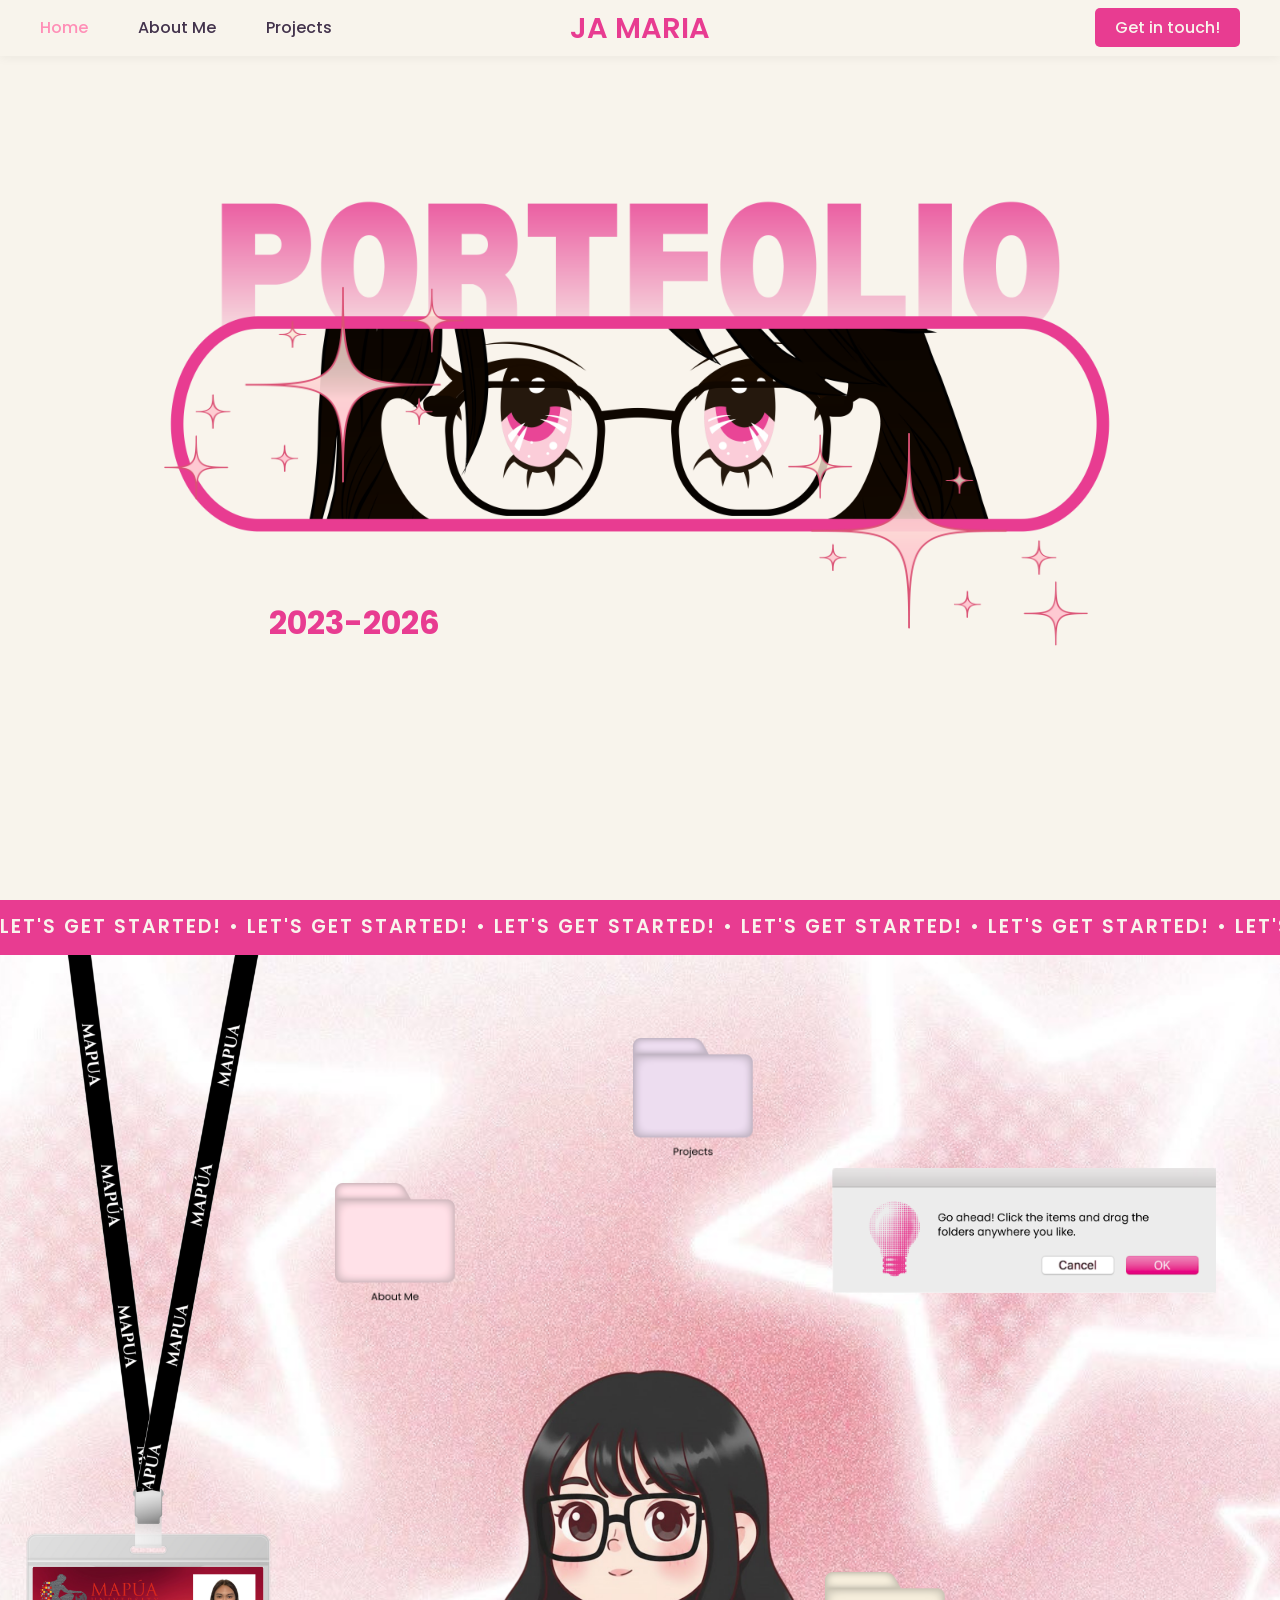
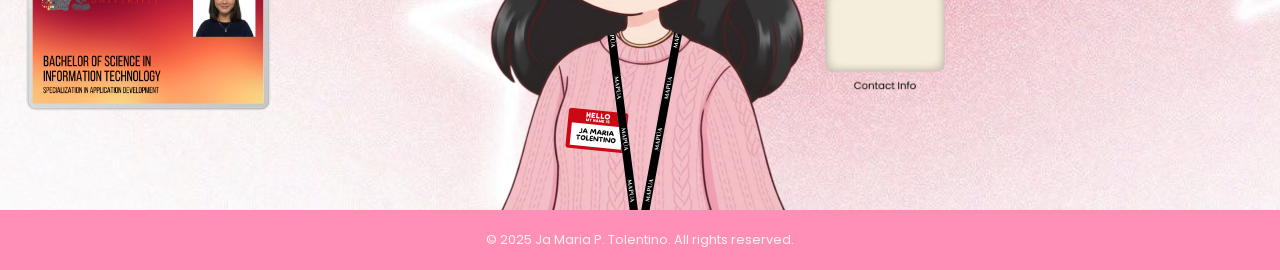
<file: index.html>
<!DOCTYPE html>
<html lang="en">
<head>
    <meta charset="UTF-8" />
    <meta name="viewport" content="width=device-width, initial-scale=1.0" />
    <title>PORTFOLIO</title>
    <link rel="stylesheet" href="styles.css" />
    <link href="https://fonts.googleapis.com/css2?family=Poppins:wght@400;500;600&display=swap" rel="stylesheet">
</head>
<body>
    <!-- NAVBAR -->
    <nav class="navbar" aria-label="Primary navigation">
        <a class="logo-name" href="index.html">JA MARIA</a>
        <button class="nav-toggle" type="button" aria-expanded="false" aria-controls="primary-navigation" aria-label="Open navigation menu">
            <span></span><span></span><span></span>
        </button>
        <ul class="nav-left" id="primary-navigation">
            <li><a href="index.html" class="active">Home</a></li>
            <li><a href="about.html">About Me</a></li>
            <li><a href="projects.html">Projects</a></li>
        </ul>
    
        <div class="nav-right">
            <a href="contact.html" class="btn-contact">Get in touch!</a>
        </div>
    </nav>
    
    <!-- HERO SECTION -->
    <section class="hero">
        <div class="hero-center-image">
            <img src="images/hero.png" alt="Portfolio" />
        </div>
    
        <img src="images/sparkle-left.png" alt="Sparkle Left" class="hero-left" />
        <img src="images/sparkle-right.png" alt="Sparkle Right" class="hero-right" />

        <div class="hero-year">2023-2026</div>
    </section>
    
    <!-- MOVING STRIP -->
    <div class="moving-strip">
        <div class="strip-content">
            LET'S GET STARTED! • LET'S GET STARTED! • LET'S GET STARTED! • LET'S GET STARTED! • 
            LET'S GET STARTED! • LET'S GET STARTED! • LET'S GET STARTED! • LET'S GET STARTED! • 
            LET'S GET STARTED! • LET'S GET STARTED! • LET'S GET STARTED! • LET'S GET STARTED! • 
            LET'S GET STARTED! • LET'S GET STARTED! •
        </div>
    </div>
    
    <!-- HOME SECTION -->
    <section class="home">
        <!-- Left-side Image -->
        <div class="home-left">
            <img src="images/id.png" alt="ID" />
        </div>

        <!-- Blur Overlay (hidden by default) -->
        <div id="blur-overlay"></div>

        <!-- Center overlay image (hidden by default) -->
        <div id="center-image-container">
            <img src="images/id-close-up.png" alt="Center" id="center-image" />
        </div>

        <!-- Centered Me Image -->
        <div class="home-center">
            <img src="images/me.png" alt="Ja Maria" />
        </div>

        <!-- Folder Images Around Center -->
        <div class="home-folders">
            <a href="about.html" class="folder folder-about">
                <img src="images/about-me.png" alt="About Me" draggable="false" />
            </a>
            <a href="projects.html" class="folder folder-projects">
                <img src="images/projects.png" alt="Projects" draggable="false" />
            </a>
            <a href="contact.html" class="folder folder-contact">
                <img src="images/contact-info.png" alt="Contact Info" draggable="false" />
            </a>
        </div>

        <!-- Right-side Image -->
        <div class="home-right">
            <img src="images/dialog-box.png" alt="Dialog Box" />
        </div>
        
    </section>

    <!-- FOOTER -->
    <footer class="footer">
        <p class="footer-copy"></p>
      </footer>      

    <script src="script.js"></script>
</body>
</html>
</file>
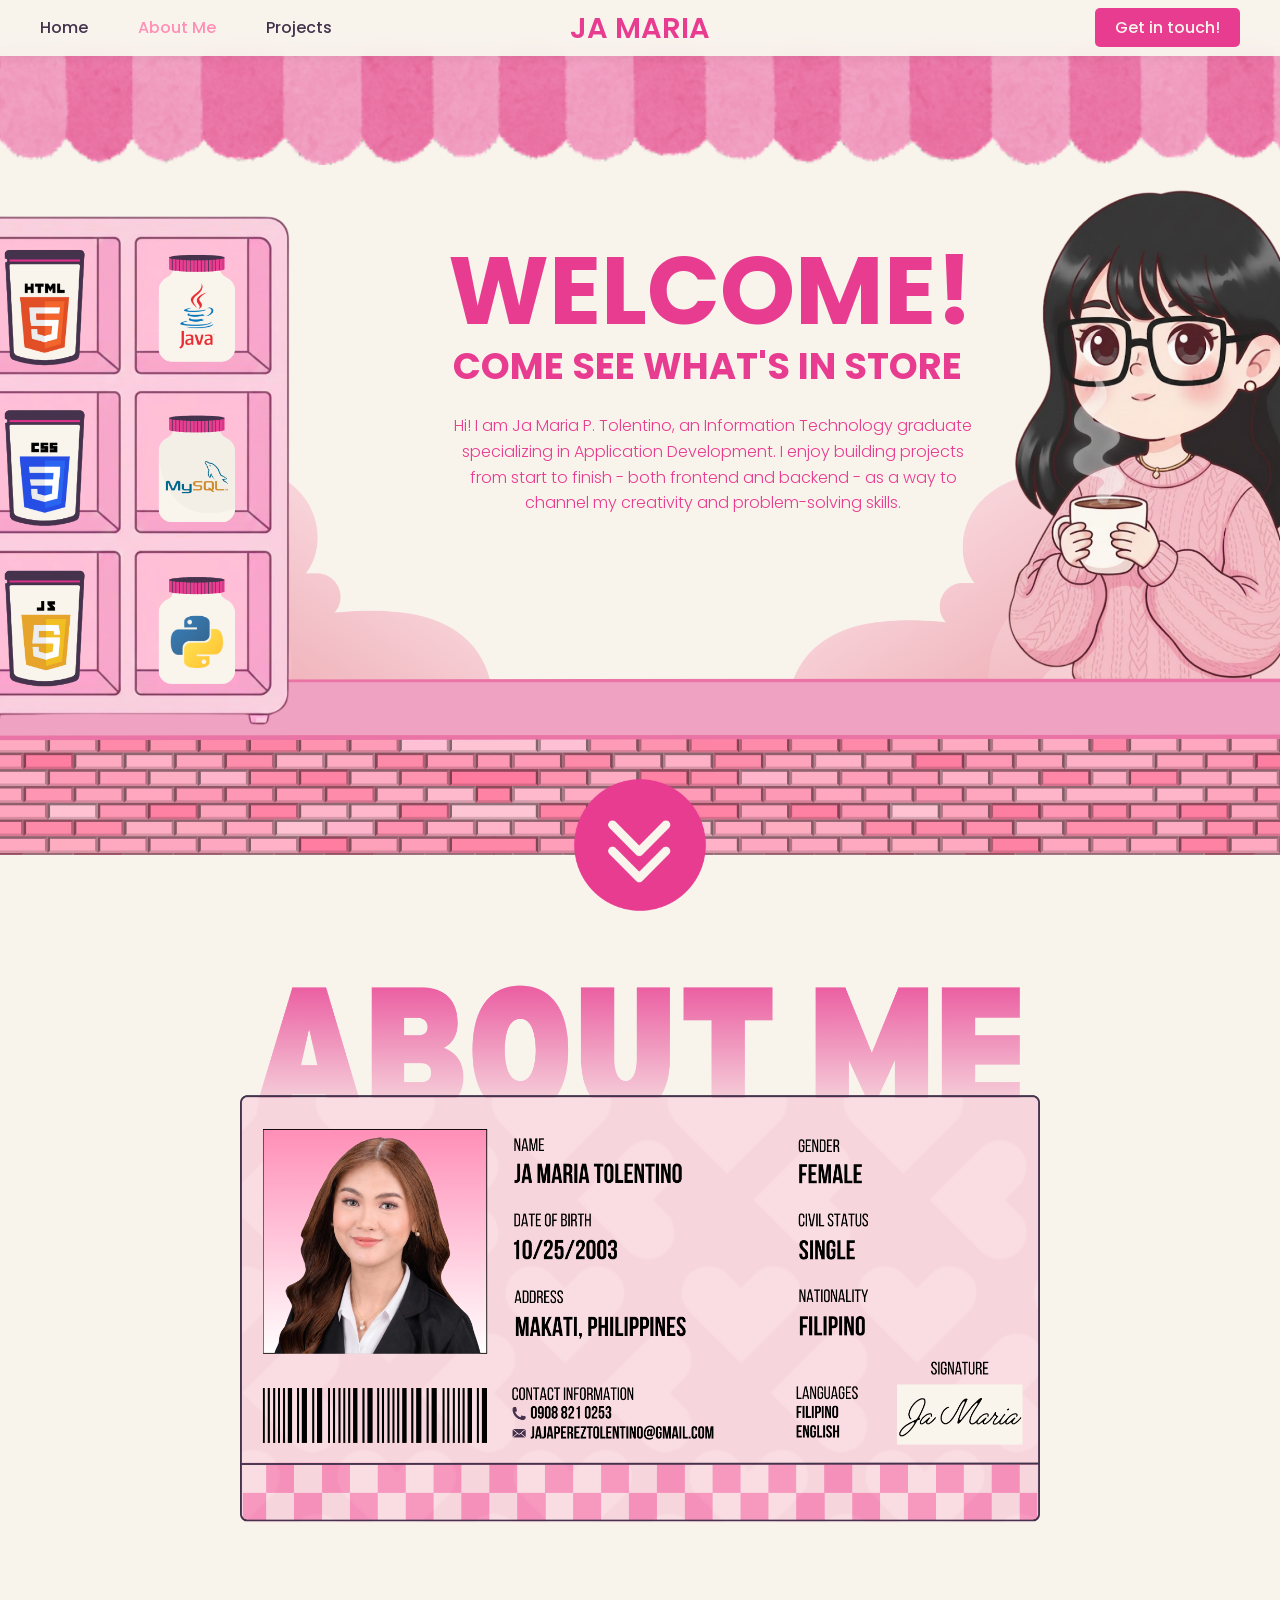
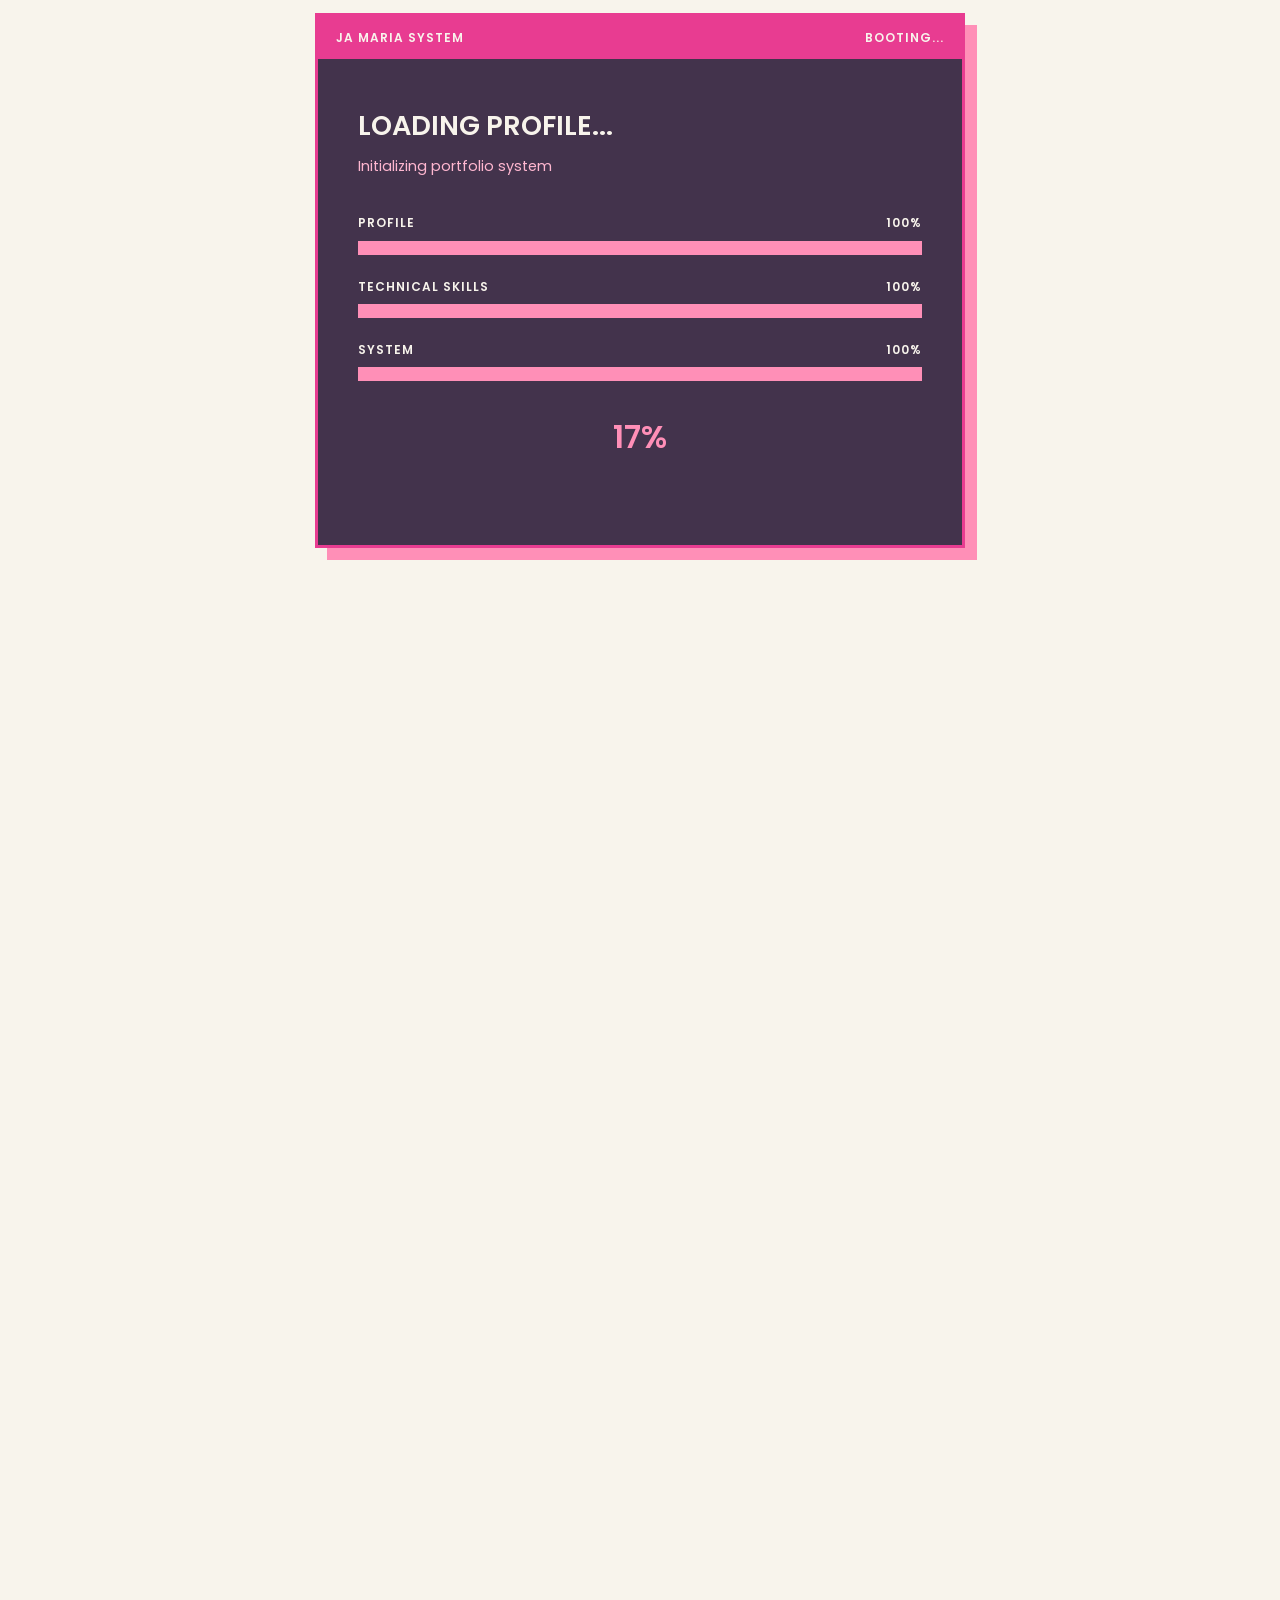
<file: about.html>
<!DOCTYPE html>
<html lang="en">
<head>
    <meta charset="UTF-8" />
    <meta name="viewport" content="width=device-width, initial-scale=1.0" />
    <title>PORTFOLIO</title>
    <link rel="stylesheet" href="styles.css" />
    <link href="https://fonts.googleapis.com/css2?family=Poppins:wght@400;500;600&family=Sacramento&display=swap" rel="stylesheet">
</head>

<body>

    <!-- NAVBAR -->
    <nav class="navbar" aria-label="Primary navigation">
        <a class="logo-name" href="index.html">JA MARIA</a>
        <button class="nav-toggle" type="button" aria-expanded="false" aria-controls="primary-navigation" aria-label="Open navigation menu">
            <span></span><span></span><span></span>
        </button>
        <ul class="nav-left" id="primary-navigation">
            <li><a href="index.html">Home</a></li>
            <li><a href="about.html" class="active">About Me</a></li>
            <li><a href="projects.html">Projects</a></li>
        </ul>
        <div class="nav-right">
            <a href="contact.html" class="btn-contact">Get in touch!</a>
        </div>
    </nav>

    <!-- HERO SECTION -->
    <section class="hero-about">
        <div class="hero-full-image">
            <img src="images/hero-about-me.png" alt="About Me" />
        </div>
        <div class="hero-welcome">
            WELCOME!
            <h1>COME SEE WHAT'S IN STORE</h1>
            <p>
                Hi! I am Ja Maria P. Tolentino, an Information Technology graduate specializing in Application Development.
                I enjoy building projects from start to finish - both frontend and backend - as a way to channel my creativity and problem-solving skills.
            </p>
        </div>
    </section>

    <!-- SCROLL DOWN -->
    <div class="scroll-down">
        <img src="images/scroll-down.png" alt="Scroll Down" />
    </div>

    <!-- ABOUT ME ID -->
    <section class="about">
        <div class="id-scan">
            <img src="images/about-me-id.png" alt="ID Card" />
            <div class="scan-line"></div>
        </div>
    </section>

    <!-- LOADING / BOOT SECTION -->
    <section class="skills-boot" id="skills-boot">
        <div class="boot-card">
            <div class="boot-topbar">
                <span>JA MARIA SYSTEM</span>
                <span id="boot-status">BOOTING...</span>
            </div>
            <div class="boot-content">
                <div class="boot-label">LOADING PROFILE...</div>
                <div class="boot-message" id="boot-message">
                    Initializing portfolio system
                </div>
                <div class="boot-progress-list">
                    <div class="boot-row">
                        <div class="boot-row-label">
                            <span>PROFILE</span>
                            <span>100%</span>
                        </div>
                        <div class="boot-bar">
                            <span class="boot-fill fill-profile"></span>
                        </div>
                    </div>

                    <div class="boot-row">
                        <div class="boot-row-label">
                            <span>TECHNICAL SKILLS</span>
                            <span>100%</span>
                        </div>
                        <div class="boot-bar">
                            <span class="boot-fill fill-skills"></span>
                        </div>
                    </div>

                    <div class="boot-row">
                        <div class="boot-row-label">
                            <span>SYSTEM</span>
                            <span>100%</span>
                        </div>
                        <div class="boot-bar">
                            <span class="boot-fill fill-system"></span>
                        </div>
                    </div>
                </div>

                <div class="boot-percent" id="boot-percent">0%</div>
                <div class="boot-ready" id="boot-ready">SYSTEM READY!</div>
            </div>
        </div>
    </section>

    <!-- JA MARIA PROFILE DESKTOP -->
    <section class="skills-desktop" id="technical-skills">
        <div class="desktop-window">

            <!-- WINDOW HEADER -->
            <div class="desktop-header">
                <div class="desktop-title">
                    <span class="desktop-dot"></span>
                    JA MARIA PROFILE
                </div>
                <div class="window-controls">
                    <span>−</span>
                    <span>□</span>
                    <span>×</span>
                </div>
            </div>

            <!-- PROFILE TABS -->
            <div class="profile-tabs">
                <button class="profile-tab active" data-tab="education-tab">
                    EDUCATION
                </button>
                <button class="profile-tab" data-tab="interest-tab">
                    AREAS OF INTEREST
                </button>
                <button class="profile-tab" data-tab="skills-tab">
                    TECHNICAL SKILLS
                </button>
            </div>

            <!-- DESKTOP CONTENT -->
            <div class="desktop-body">

                <!-- EDUCATION TAB -->
                <div class="profile-tab-content active" id="education-tab">
                    <div class="desktop-path">
                        JA MARIA / EDUCATION
                    </div>

                    <div class="education-content">
                        <div class="education-label">EDUCATION</div>

                        <h2>MAPÚA UNIVERSITY - MAKATI CAMPUS</h2>

                        <h3>
                            Bachelor of Science in Information Technology
                        </h3>

                        <p class="education-specialization">
                            Specialization, Application Development
                        </p>

                        <p class="education-years">
                            2023 - 2026
                        </p>

                        <div class="education-details">
                            <div class="education-achievements">
                                <p>
                                    <span>AY. 2023-2024</span>
                                    Dean’s Lister - 4th Quarter
                                </p>

                                <p>
                                    <span>AY. 2024-2025</span>
                                    Dean’s Lister - 2nd Trimester
                                </p>

                                <p>
                                    <span>AY. 2025-2026</span>
                                    Dean’s Lister - 1st-3rd Trimester
                                </p>
                            </div>

                            <div class="education-honors">
                                <div class="latin-honors">
                                    GRADUATED MAGNA CUM LAUDE
                                </div>

                                <div class="running-average">
                                    FINAL RUNNING AVERAGE
                                    <strong>1.3889</strong>
                                </div>
                            </div>
                        </div>
                    </div>
                </div>

                <!-- AREAS OF INTEREST TAB -->
                <div class="profile-tab-content" id="interest-tab">
                    <div class="desktop-path">
                        JA MARIA / AREAS OF INTEREST
                    </div>

                    <div class="interest-content">
                        <div class="interest-heading">
                            <span>WHAT I'M INTERESTED IN</span>
                            <small>Areas I enjoy exploring and building with.</small>
                        </div>

                        <div class="interest-grid">
                            <div class="interest-card">
                                <div class="interest-icon">IT</div>
                                <div class="interest-text">
                                    <h3>Information Technology</h3>
                                    <p>
                                        Exploring technology and building practical digital solutions.
                                    </p>
                                </div>
                            </div>

                            <div class="interest-card">
                                <div class="interest-icon">UI</div>
                                <div class="interest-text">
                                    <h3>UI / UX</h3>
                                    <p>
                                        Creating interfaces that are both visually engaging and easy to use.
                                    </p>
                                </div>
                            </div>

                            <div class="interest-card">
                                <div class="interest-icon">FS</div>
                                <div class="interest-text">
                                    <h3>Full-Stack Development</h3>
                                    <p>
                                        Building applications across the frontend, backend, APIs, and databases.
                                    </p>
                                </div>
                            </div>

                            <div class="interest-card">
                                <div class="interest-icon">WM</div>
                                <div class="interest-text">
                                    <h3>Web &amp; Mobile Application</h3>
                                    <p>
                                        Developing applications for web and mobile platforms.
                                    </p>
                                </div>
                            </div>
                        </div>
                    </div>
                </div>

                <!-- TECHNICAL SKILLS TAB -->
                <div class="profile-tab-content" id="skills-tab">
                    <div class="desktop-path">
                        JA MARIA / TECHNICAL SKILLS
                    </div>

                    <div class="desktop-heading">
                        <span>WELCOME TO MY TOOLBOX!</span>
                        <small>Click a folder to explore.</small>
                    </div>

                    <!-- FOLDERS -->
                    <div class="skill-folder-grid">
                        <button class="skill-folder" data-category="programming" style="--folder-delay: 0s;">
                            <span class="folder-icon"></span>
                            <span class="folder-name">PROGRAMMING</span>
                            <span class="folder-count">09</span>
                        </button>

                        <button class="skill-folder" data-category="frameworks" style="--folder-delay: .12s;">
                            <span class="folder-icon"></span>
                            <span class="folder-name">FRAMEWORKS</span>
                            <span class="folder-count">04</span>
                        </button>

                        <button class="skill-folder" data-category="deployment" style="--folder-delay: .24s;">
                            <span class="folder-icon"></span>
                            <span class="folder-name">CLOUD + DEPLOYMENT</span>
                            <span class="folder-count">05</span>
                        </button>

                        <button class="skill-folder" data-category="web" style="--folder-delay: .36s;">
                            <span class="folder-icon"></span>
                            <span class="folder-name">WEB TECHNOLOGIES</span>
                            <span class="folder-count">05</span>
                        </button>

                        <button class="skill-folder" data-category="databases" style="--folder-delay: .48s;">
                            <span class="folder-icon"></span>
                            <span class="folder-name">DATABASES</span>
                            <span class="folder-count">02</span>
                        </button>

                        <button class="skill-folder" data-category="design" style="--folder-delay: .60s;">
                            <span class="folder-icon"></span>
                            <span class="folder-name">DESIGN</span>
                            <span class="folder-count">05</span>
                        </button>

                        <button class="skill-folder" data-category="ides" style="--folder-delay: .72s;">
                            <span class="folder-icon"></span>
                            <span class="folder-name">IDEs + EDITORS</span>
                            <span class="folder-count">08</span>
                        </button>

                        <button class="skill-folder" data-category="productivity" style="--folder-delay: .84s;">
                            <span class="folder-icon"></span>
                            <span class="folder-name">PRODUCTIVITY</span>
                            <span class="folder-count">08</span>
                        </button>

                        <button class="skill-folder" data-category="operating-systems" style="--folder-delay: .96s;">
                            <span class="folder-icon"></span>
                            <span class="folder-name">OPERATING SYSTEMS</span>
                            <span class="folder-count">02</span>
                        </button>
                    </div>
                </div>

            </div>

            <!-- TASKBAR -->
            <div class="desktop-taskbar">
                <div class="taskbar-left">
                    <span class="taskbar-start">JA</span>
                    <span>JA MARIA PROFILE</span>
                </div>

                <div class="taskbar-right">
                    <span>● ONLINE</span>
                </div>
            </div>

        </div>
    </section>

    <!-- SKILL WINDOW / MODAL -->
    <div class="skill-modal" id="skill-modal" aria-hidden="true">
        <div class="skill-modal-overlay" data-close-modal></div>

        <div class="skill-panel">
            <div class="skill-panel-header">
                <div id="skill-panel-title">SKILLS</div>

                <button class="skill-close" id="skill-close">
                    ×
                </button>
            </div>

            <div class="skill-panel-content">
                <div class="skill-panel-description" id="skill-panel-description">
                    Skills and technologies
                </div>

                <div class="skill-items" id="skill-items"></div>
            </div>
        </div>
    </div>

    <!-- ABOUT PAGE SCRIPT -->
    <script src="script.js"></script>
    <script src="about.js"></script>

</body>
</html>
</file>
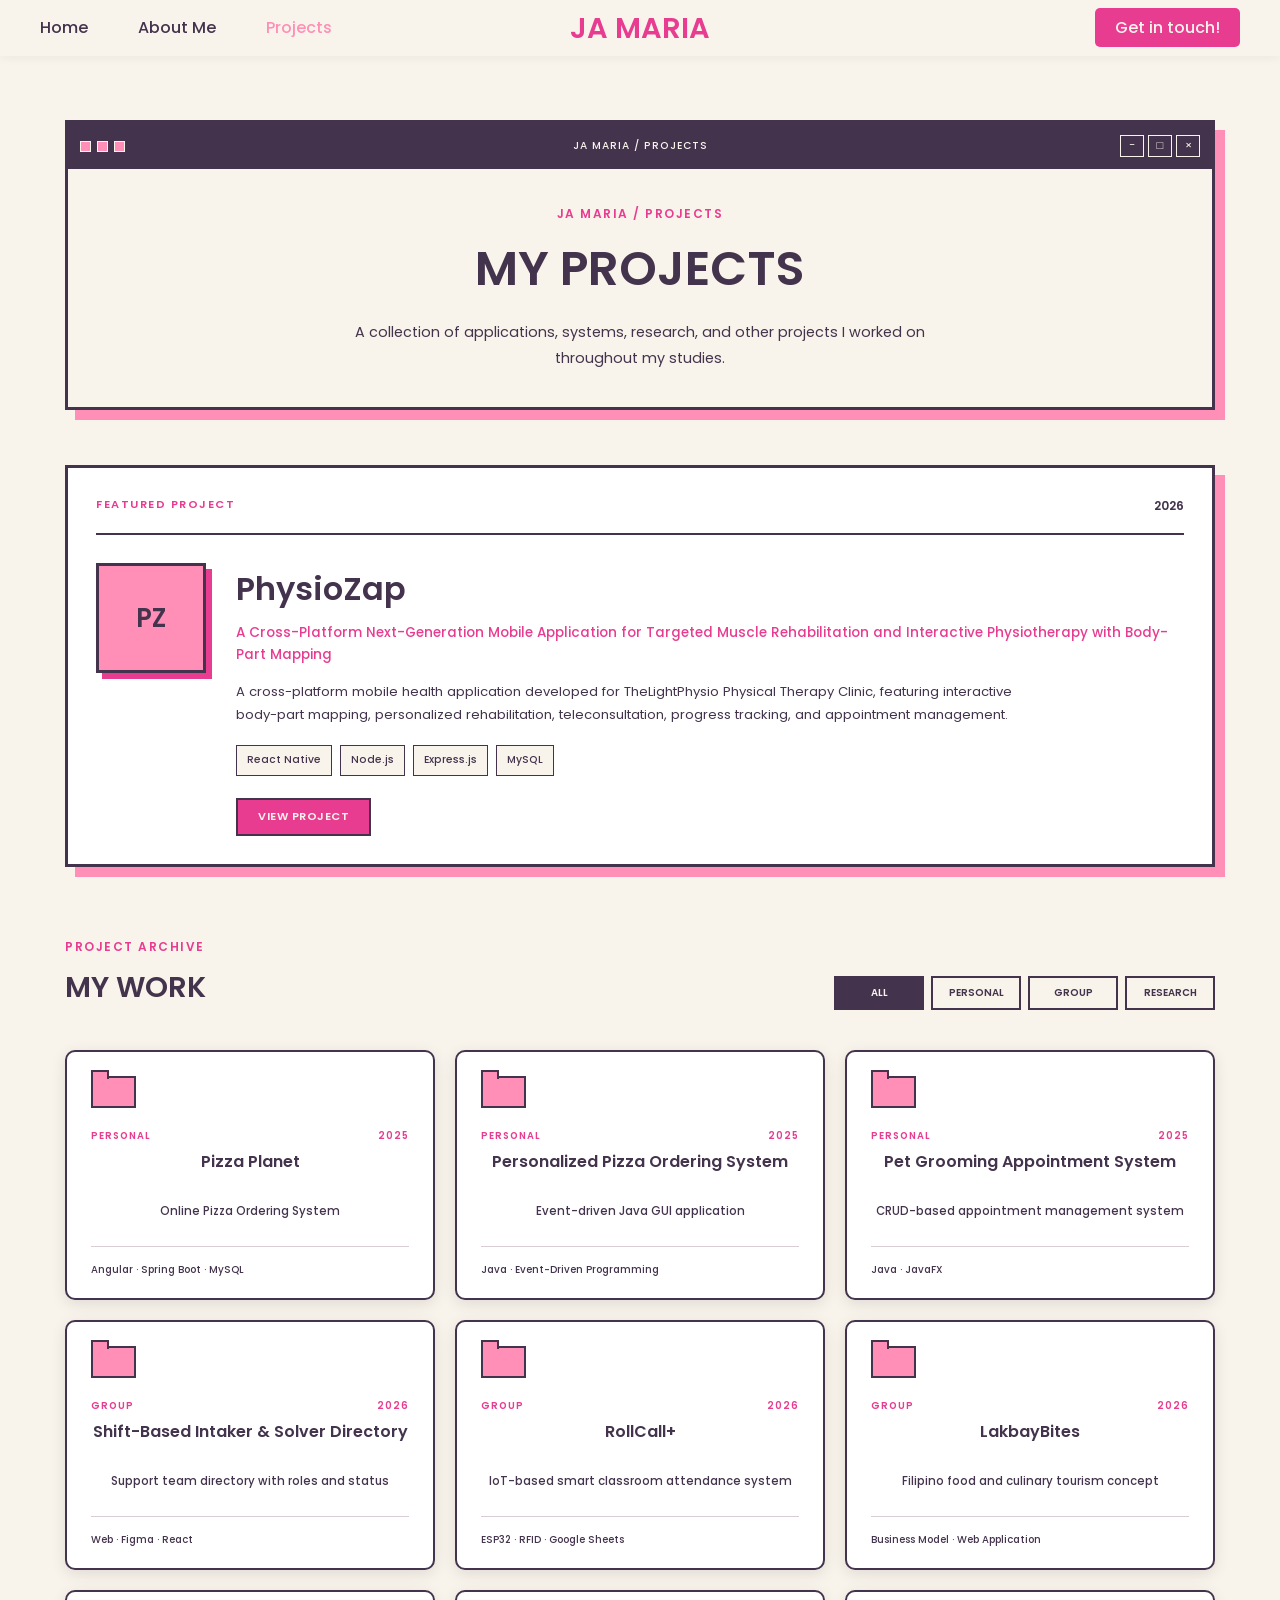
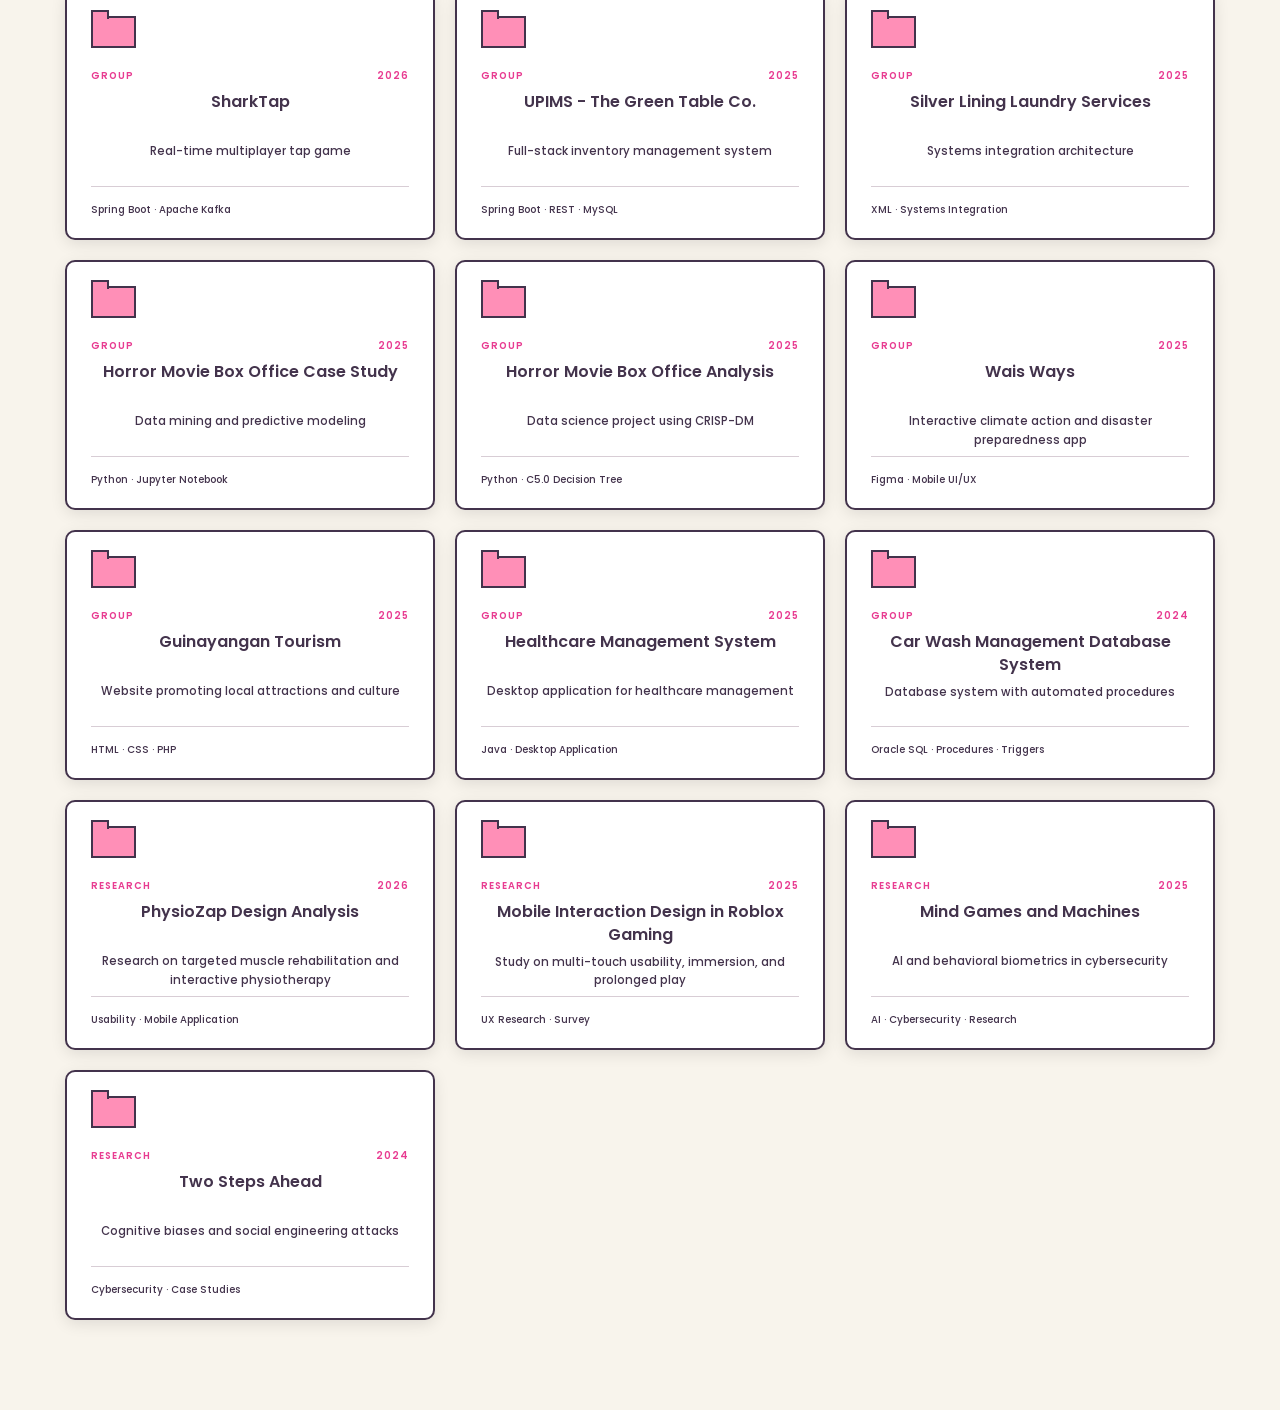
<file: projects.html>
<!DOCTYPE html>
<html lang="en">
<head>
    <meta charset="UTF-8" />
    <meta name="viewport" content="width=device-width, initial-scale=1.0" />
    <title>PORTFOLIO</title>
    <link rel="stylesheet" href="styles.css" />
    <link href="https://fonts.googleapis.com/css2?family=Poppins:wght@400;500;600&family=Sacramento&display=swap" rel="stylesheet">
</head>
<body>
    <!-- NAVBAR -->
    <nav class="navbar" aria-label="Primary navigation">
        <a class="logo-name" href="index.html">JA MARIA</a>
        <button class="nav-toggle" type="button" aria-expanded="false" aria-controls="primary-navigation" aria-label="Open navigation menu">
            <span></span><span></span><span></span>
        </button>
        <ul class="nav-left" id="primary-navigation">
            <li><a href="index.html">Home</a></li>
            <li><a href="about.html">About Me</a></li>
            <li><a href="projects.html" class="active">Projects</a></li>
        </ul>


        <div class="nav-right">
            <a href="contact.html" class="btn-contact">Get in touch!</a>
        </div>
    </nav>

    <!-- PROJECTS PAGE -->
    <section class="projects">
        <div class="projects-container">

        <!-- PROJECTS DESKTOP WINDOW -->
        <div class="projects-top-window">
            <div class="projects-top-bar">
                <div class="window-controls">
                    <span class="window-dot"></span>
                    <span class="window-dot"></span>
                    <span class="window-dot"></span>
                </div>

                <span class="window-title">JA MARIA / PROJECTS</span>

                <div class="window-buttons">
                    <span>−</span>
                    <span>□</span>
                    <span>×</span>
                </div>
            </div>

            <div class="projects-top-content">
                <p class="projects-label">JA MARIA / PROJECTS</p>
                <h1>MY PROJECTS</h1>
                <p class="projects-intro">
                    A collection of applications, systems, research, and other projects I worked on throughout my studies.
                </p>
            </div>
        </div>

            <!-- FEATURED PROJECT -->
            <div class="featured-project">
                <div class="featured-top">
                    <span class="featured-label">FEATURED PROJECT</span>
                    <span class="featured-year">2026</span>
                </div>

                <div class="featured-content">
                    <div class="featured-icon">PZ</div>

                    <div class="featured-details">
                        <h2>PhysioZap</h2>
                        <p class="featured-title">
                            A Cross-Platform Next-Generation Mobile Application for Targeted Muscle Rehabilitation and Interactive Physiotherapy with Body-Part Mapping
                        </p>
                        <p class="featured-description">
                            A cross-platform mobile health application developed for TheLightPhysio Physical Therapy Clinic, featuring interactive body-part mapping, personalized rehabilitation, teleconsultation, progress tracking, and appointment management.
                        </p>

                        <div class="tech-tags">
                            <span>React Native</span>
                            <span>Node.js</span>
                            <span>Express.js</span>
                            <span>MySQL</span>
                        </div>

                        <button class="view-project" onclick="openProject('physiozap')">
                            VIEW PROJECT
                        </button>
                    </div>
                </div>
            </div>

            <!-- PROJECT ARCHIVE -->
            <div class="archive-header">
                <div>
                    <p class="projects-label">PROJECT ARCHIVE</p>
                    <h2>MY WORK</h2>
                </div>

                <div class="project-filters">
                    <button class="filter-btn active" data-filter="all">ALL</button>
                    <button class="filter-btn" data-filter="personal">PERSONAL</button>
                    <button class="filter-btn" data-filter="group">GROUP</button>
                    <button class="filter-btn" data-filter="research">RESEARCH</button>
                </div>
            </div>

            <div class="project-grid">

                <!-- PERSONAL PROJECTS -->
                <div class="project-card" data-category="personal" onclick="openProject('pizza-planet')">
                    <div class="folder-icon"></div>
                    <div class="project-card-top">
                        <span>PERSONAL</span>
                        <span>2025</span>
                    </div>
                    <h3>Pizza Planet</h3>
                    <p>Online Pizza Ordering System</p>
                    <div class="card-tech">Angular · Spring Boot · MySQL</div>
                </div>

                <div class="project-card" data-category="personal" onclick="openProject('personalized-pizza')">
                    <div class="folder-icon"></div>
                    <div class="project-card-top">
                        <span>PERSONAL</span>
                        <span>2025</span>
                    </div>
                    <h3>Personalized Pizza Ordering System</h3>
                    <p>Event-driven Java GUI application</p>
                    <div class="card-tech">Java · Event-Driven Programming</div>
                </div>

                <div class="project-card" data-category="personal" onclick="openProject('pet-grooming')">
                    <div class="folder-icon"></div>
                    <div class="project-card-top">
                        <span>PERSONAL</span>
                        <span>2025</span>
                    </div>
                    <h3>Pet Grooming Appointment System</h3>
                    <p>CRUD-based appointment management system</p>
                    <div class="card-tech">Java · JavaFX</div>
                </div>

                <!-- GROUP PROJECTS -->
                <div class="project-card" data-category="group" onclick="openProject('intaker')">
                    <div class="folder-icon"></div>
                    <div class="project-card-top">
                        <span>GROUP</span>
                        <span>2026</span>
                    </div>
                    <h3>Shift-Based Intaker & Solver Directory</h3>
                    <p>Support team directory with roles and status</p>
                    <div class="card-tech">Web · Figma · React</div>
                </div>

                <div class="project-card" data-category="group" onclick="openProject('rollcall')">
                    <div class="folder-icon"></div>
                    <div class="project-card-top">
                        <span>GROUP</span>
                        <span>2026</span>
                    </div>
                    <h3>RollCall+</h3>
                    <p>IoT-based smart classroom attendance system</p>
                    <div class="card-tech">ESP32 · RFID · Google Sheets</div>
                </div>

                <div class="project-card" data-category="group" onclick="openProject('lakbaybites')">
                    <div class="folder-icon"></div>
                    <div class="project-card-top">
                        <span>GROUP</span>
                        <span>2026</span>
                    </div>
                    <h3>LakbayBites</h3>
                    <p>Filipino food and culinary tourism concept</p>
                    <div class="card-tech">Business Model · Web Application</div>
                </div>

                <div class="project-card" data-category="group" onclick="openProject('sharktap')">
                    <div class="folder-icon"></div>
                    <div class="project-card-top">
                        <span>GROUP</span>
                        <span>2026</span>
                    </div>
                    <h3>SharkTap</h3>
                    <p>Real-time multiplayer tap game</p>
                    <div class="card-tech">Spring Boot · Apache Kafka</div>
                </div>

                <div class="project-card" data-category="group" onclick="openProject('upims')">
                    <div class="folder-icon"></div>
                    <div class="project-card-top">
                        <span>GROUP</span>
                        <span>2025</span>
                    </div>
                    <h3>UPIMS - The Green Table Co.</h3>
                    <p>Full-stack inventory management system</p>
                    <div class="card-tech">Spring Boot · REST · MySQL</div>
                </div>

                <div class="project-card" data-category="group" onclick="openProject('silver-lining')">
                    <div class="folder-icon"></div>
                    <div class="project-card-top">
                        <span>GROUP</span>
                        <span>2025</span>
                    </div>
                    <h3>Silver Lining Laundry Services</h3>
                    <p>Systems integration architecture</p>
                    <div class="card-tech">XML · Systems Integration</div>
                </div>

                <div class="project-card" data-category="group" onclick="openProject('horror-case-study')">
                    <div class="folder-icon"></div>
                    <div class="project-card-top">
                        <span>GROUP</span>
                        <span>2025</span>
                    </div>
                    <h3>Horror Movie Box Office Case Study</h3>
                    <p>Data mining and predictive modeling</p>
                    <div class="card-tech">Python · Jupyter Notebook</div>
                </div>

                <div class="project-card" data-category="group" onclick="openProject('horror-analysis')">
                    <div class="folder-icon"></div>
                    <div class="project-card-top">
                        <span>GROUP</span>
                        <span>2025</span>
                    </div>
                    <h3>Horror Movie Box Office Analysis</h3>
                    <p>Data science project using CRISP-DM</p>
                    <div class="card-tech">Python · C5.0 Decision Tree</div>
                </div>

                <div class="project-card" data-category="group" onclick="openProject('wais-ways')">
                    <div class="folder-icon"></div>
                    <div class="project-card-top">
                        <span>GROUP</span>
                        <span>2025</span>
                    </div>
                    <h3>Wais Ways</h3>
                    <p>Interactive climate action and disaster preparedness app</p>
                    <div class="card-tech">Figma · Mobile UI/UX</div>
                </div>

                <div class="project-card" data-category="group" onclick="openProject('guinayangan')">
                    <div class="folder-icon"></div>
                    <div class="project-card-top">
                        <span>GROUP</span>
                        <span>2025</span>
                    </div>
                    <h3>Guinayangan Tourism</h3>
                    <p>Website promoting local attractions and culture</p>
                    <div class="card-tech">HTML · CSS · PHP</div>
                </div>

                <div class="project-card" data-category="group" onclick="openProject('healthcare')">
                    <div class="folder-icon"></div>
                    <div class="project-card-top">
                        <span>GROUP</span>
                        <span>2025</span>
                    </div>
                    <h3>Healthcare Management System</h3>
                    <p>Desktop application for healthcare management</p>
                    <div class="card-tech">Java · Desktop Application</div>
                </div>

                <div class="project-card" data-category="group" onclick="openProject('carwash')">
                    <div class="folder-icon"></div>
                    <div class="project-card-top">
                        <span>GROUP</span>
                        <span>2024</span>
                    </div>
                    <h3>Car Wash Management Database System</h3>
                    <p>Database system with automated procedures</p>
                    <div class="card-tech">Oracle SQL · Procedures · Triggers</div>
                </div>

                <!-- RESEARCH -->
                <div class="project-card" data-category="research" onclick="openProject('physio-research')">
                    <div class="folder-icon"></div>
                    <div class="project-card-top">
                        <span>RESEARCH</span>
                        <span>2026</span>
                    </div>
                    <h3>PhysioZap Design Analysis</h3>
                    <p>Research on targeted muscle rehabilitation and interactive physiotherapy</p>
                    <div class="card-tech">Usability · Mobile Application</div>
                </div>

                <div class="project-card" data-category="research" onclick="openProject('roblox')">
                    <div class="folder-icon"></div>
                    <div class="project-card-top">
                        <span>RESEARCH</span>
                        <span>2025</span>
                    </div>
                    <h3>Mobile Interaction Design in Roblox Gaming</h3>
                    <p>Study on multi-touch usability, immersion, and prolonged play</p>
                    <div class="card-tech">UX Research · Survey</div>
                </div>

                <div class="project-card" data-category="research" onclick="openProject('cognitive-ai')">
                    <div class="folder-icon"></div>
                    <div class="project-card-top">
                        <span>RESEARCH</span>
                        <span>2025</span>
                    </div>
                    <h3>Mind Games and Machines</h3>
                    <p>AI and behavioral biometrics in cybersecurity</p>
                    <div class="card-tech">AI · Cybersecurity · Research</div>
                </div>

                <div class="project-card" data-category="research" onclick="openProject('social-engineering')">
                    <div class="folder-icon"></div>
                    <div class="project-card-top">
                        <span>RESEARCH</span>
                        <span>2024</span>
                    </div>
                    <h3>Two Steps Ahead</h3>
                    <p>Cognitive biases and social engineering attacks</p>
                    <div class="card-tech">Cybersecurity · Case Studies</div>
                </div>

            </div>
        </div>
    </section>

    <!-- PROJECT MODAL -->
    <div class="project-modal" id="projectModal">
        <div class="project-window">
            <div class="project-window-header">
                <span id="modalCategory">PROJECT</span>
                <button onclick="closeProject()">×</button>
            </div>

            <div class="project-window-body">
                <div class="modal-icon" id="modalIcon">PZ</div>

                <div class="modal-content">
                    <p class="modal-year" id="modalYear"></p>
                    <h2 id="modalTitle"></h2>
                    <p class="modal-subtitle" id="modalSubtitle"></p>

                    <div class="modal-section">
                        <h4>ABOUT THE PROJECT</h4>
                        <p id="modalDescription"></p>
                    </div>

                    <div class="modal-section">
                        <h4>TECHNOLOGIES</h4>
                        <div class="modal-tech" id="modalTech"></div>
                    </div>
                </div>
            </div>
        </div>
    </div>

    <script src="script.js"></script>
    <script>
        const projects = {
            "physiozap": {
                category: "THESIS PROJECT",
                year: "2026",
                icon: "PZ",
                title: "PhysioZap",
                subtitle: "Cross-Platform Mobile Application for Targeted Muscle Rehabilitation",
                description: "A cross-platform mobile health application developed for TheLightPhysio Physical Therapy Clinic. The application features interactive body-part mapping, personalized rehabilitation, teleconsultation, progress tracking, and appointment management.",
                tech: ["React Native", "Node.js", "Express.js", "MySQL"]
            },
            "pizza-planet": {
                category: "PERSONAL PROJECT",
                year: "2025",
                icon: "PP",
                title: "Pizza Planet",
                subtitle: "Online Pizza Ordering System",
                description: "A full-stack ecommerce application for managing pizza menus, customer orders, and order tracking.",
                tech: ["Angular", "Spring Boot", "MySQL"]
            },
            "personalized-pizza": {
                category: "PERSONAL PROJECT",
                year: "2025",
                icon: "PZ",
                title: "Personalized Pizza Ordering System",
                subtitle: "Event-driven Programming using Java",
                description: "A GUI application developed using Java event-driven programming for creating and managing customized pizza orders.",
                tech: ["Java", "Event-Driven Programming", "GUI"]
            },
            "pet-grooming": {
                category: "PERSONAL PROJECT",
                year: "2025",
                icon: "PG",
                title: "Pet Grooming Appointment System",
                subtitle: "CRUD-Based Management System",
                description: "A CRUD-based system for managing customers, pets, groomers, services, and appointments.",
                tech: ["Java", "JavaFX", "CRUD"]
            },
            "intaker": {
                category: "GROUP PROJECT",
                year: "2026",
                icon: "IS",
                title: "Shift-Based Intaker & Solver Directory",
                subtitle: "OJT Project",
                description: "A web-based directory designed to organize support team members by roles, shifts, and availability for more efficient ticket assignment.",
                tech: ["React", "Web Development", "UI Design"]
            },
            "rollcall": {
                category: "GROUP PROJECT",
                year: "2026",
                icon: "RC",
                title: "RollCall+",
                subtitle: "IoT-Based Smart Classroom Attendance Monitoring System",
                description: "An IoT-based attendance system using ESP32 and RFID technology, with cloud integration for automated attendance recording and real-time monitoring.",
                tech: ["ESP32", "RFID", "Google Apps Script", "Google Sheets"]
            },
            "lakbaybites": {
                category: "GROUP PROJECT",
                year: "2026",
                icon: "LB",
                title: "LakbayBites",
                subtitle: "Discovering Filipino Communities Through Food",
                description: "A research and business model project exploring regional Filipino cuisine through a proposed web application focused on cultural storytelling, local vendor support, and culinary tourism.",
                tech: ["Business Model Canvas", "Web Application", "Cultural Research"]
            },
            "sharktap": {
                category: "GROUP PROJECT",
                year: "2026",
                icon: "ST",
                title: "SharkTap",
                subtitle: "Real-Time Multiplayer Tap Game",
                description: "A multiplayer Android game developed with Spring Boot and Apache Kafka, featuring real-time event processing and gameplay tracking.",
                tech: ["Spring Boot", "Apache Kafka", "Android"]
            },
            "upims": {
                category: "GROUP PROJECT",
                year: "2025",
                icon: "UP",
                title: "UPIMS - The Green Table Co.",
                subtitle: "Urban Product Inventory Management System",
                description: "A full-stack web application for inventory management using REST APIs and a MySQL database.",
                tech: ["Spring Boot", "REST APIs", "Freemarker", "MySQL"]
            },
            "silver-lining": {
                category: "GROUP PROJECT",
                year: "2025",
                icon: "SL",
                title: "Silver Lining Laundry Services",
                subtitle: "Systems Integration Architecture",
                description: "A systems integration architecture created using XML to connect a POS system with a Laundry Order Tracking System.",
                tech: ["XML", "Systems Integration"]
            },
            "horror-case-study": {
                category: "GROUP PROJECT",
                year: "2025",
                icon: "HM",
                title: "Horror Movie Box Office Case Study",
                subtitle: "Data Mining and Predictive Modeling",
                description: "A case study using Python and Jupyter Notebook focused on data mining and predictive modeling of horror movie box office performance.",
                tech: ["Python", "Jupyter Notebook", "Data Mining"]
            },
            "horror-analysis": {
                category: "GROUP PROJECT",
                year: "2025",
                icon: "HA",
                title: "Horror Movie Box Office Analysis",
                subtitle: "CRISP-DM Data Science Project",
                description: "A data science project following the CRISP-DM methodology and using a C5.0 Decision Tree model to analyze horror movie box office performance.",
                tech: ["Python", "CRISP-DM", "C5.0 Decision Tree"]
            },
            "wais-ways": {
                category: "GROUP PROJECT",
                year: "2025",
                icon: "WW",
                title: "Wais Ways",
                subtitle: "Climate Action and Disaster Preparedness",
                description: "A prototype mobile application designed to promote climate action and disaster preparedness through interactive learning, gamified mini-games, and localized scenarios.",
                tech: ["Figma", "UI/UX", "Mobile Prototype"]
            },
            "guinayangan": {
                category: "GROUP PROJECT",
                year: "2025",
                icon: "GT",
                title: "Guinayangan Tourism",
                subtitle: "Website for Promoting Local Attractions and Culture",
                description: "A tourism website featuring user accounts, visitor inquiries, and administrative tools for promoting local attractions and culture.",
                tech: ["HTML", "CSS", "PHP"]
            },
            "healthcare": {
                category: "GROUP PROJECT",
                year: "2025",
                icon: "HC",
                title: "Healthcare Management System",
                subtitle: "Desktop Management Application",
                description: "A desktop application featuring role-based access, appointment scheduling, and exportable reports for healthcare management.",
                tech: ["Java", "Desktop Application", "Role-Based Access"]
            },
            "carwash": {
                category: "GROUP PROJECT",
                year: "2024",
                icon: "CW",
                title: "Car Wash Management Database System",
                subtitle: "Oracle Database System",
                description: "A database system built with normalized tables, integrity constraints, stored procedures, and triggers.",
                tech: ["Oracle SQL", "Stored Procedures", "Triggers"]
            },
            "physio-research": {
                category: "RESEARCH PAPER",
                year: "2026",
                icon: "PR",
                title: "PhysioZap Design Analysis",
                subtitle: "Targeted Muscle Rehabilitation and Interactive Physiotherapy",
                description: "A research paper analyzing the usability, practicality, and potential effectiveness of a proposed mobile application for targeted muscle rehabilitation and interactive physiotherapy.",
                tech: ["Usability Research", "Mobile Application", "UX"]
            },
            "roblox": {
                category: "RESEARCH PAPER",
                year: "2025",
                icon: "RB",
                title: "Mobile Interaction Design in Roblox Gaming",
                subtitle: "Multi-Touch Usability, Player Immersion, and Prolonged Play",
                description: "A research survey analyzing mobile interaction design in Roblox, focusing on multi-touch usability, player immersion, and user experience during prolonged gameplay.",
                tech: ["UX Research", "Survey", "Mobile Interaction"]
            },
            "cognitive-ai": {
                category: "RESEARCH PAPER",
                year: "2025",
                icon: "AI",
                title: "Mind Games and Machines",
                subtitle: "Cognitive-Aware AI and Behavioral Biometrics",
                description: "A research paper reviewing AI and behavioral biometrics in cybersecurity, focusing on insider threats, social engineering, and future research directions.",
                tech: ["AI", "Behavioral Biometrics", "Cybersecurity"]
            },
            "social-engineering": {
                category: "RESEARCH PAPER",
                year: "2024",
                icon: "SE",
                title: "Two Steps Ahead",
                subtitle: "Cognitive Biases and Social Engineering",
                description: "A research paper analyzing how cognitive biases can increase vulnerability to social engineering attacks using global and Philippine case studies.",
                tech: ["Cybersecurity", "Cognitive Bias", "Case Studies"]
            }
        };

        function openProject(projectId) {
            const project = projects[projectId];

            document.getElementById("modalCategory").textContent = project.category;
            document.getElementById("modalYear").textContent = project.year;
            document.getElementById("modalIcon").textContent = project.icon;
            document.getElementById("modalTitle").textContent = project.title;
            document.getElementById("modalSubtitle").textContent = project.subtitle;
            document.getElementById("modalDescription").textContent = project.description;

            const techContainer = document.getElementById("modalTech");
            techContainer.innerHTML = "";

            project.tech.forEach(tech => {
                const tag = document.createElement("span");
                tag.textContent = tech;
                techContainer.appendChild(tag);
            });

            document.getElementById("projectModal").classList.add("show");
            document.body.style.overflow = "hidden";
        }

        function closeProject() {
            document.getElementById("projectModal").classList.remove("show");
            document.body.style.overflow = "";
        }

        document.getElementById("projectModal").addEventListener("click", function(event) {
            if (event.target === this) {
                closeProject();
            }
        });

        document.addEventListener("keydown", function(event) {
            if (event.key === "Escape") {
                closeProject();
            }
        });

        const filterButtons = document.querySelectorAll(".filter-btn");
        const projectCards = document.querySelectorAll(".project-card");

        filterButtons.forEach(button => {
            button.addEventListener("click", () => {
                filterButtons.forEach(btn => btn.classList.remove("active"));
                button.classList.add("active");

                const filter = button.dataset.filter;

                projectCards.forEach(card => {
                    if (filter === "all" || card.dataset.category === filter) {
                        card.style.display = "block";
                    } else {
                        card.style.display = "none";
                    }
                });
            });
        });
    </script>
</body>
</html>
</file>
<file: styles.css>
* {
    margin: 0;
    padding: 0;
    box-sizing: border-box;
    font-family: "Poppins", sans-serif;
}

html, body {
    height: 100%;
    margin: 0;
    padding: 0;
    scroll-behavior: smooth;
    font-family: 'Poppins', sans-serif;
}

body {
    background: #F8F4EC;
    color: #43334C;
    line-height: 1.6;
}


.navbar {
    position: absolute;
    top: 0;
    width: 100%;
    display: flex;
    align-items: center;
    padding: 15px 40px;
    background: rgba(248, 244, 236, 0.95);
    backdrop-filter: blur(10px);
    box-shadow: 0 2px 10px rgba(0,0,0,0.05);
    z-index: 1000;
}

.nav-left {
    list-style: none;
    display: flex;
    gap: 50px;
    padding: 0;
    margin: 0;
}

.nav-left a {
    text-decoration: none;
    color: #43334C;
    font-weight: 500;
    transition: 0.3s;
}

.nav-left a:hover,
.nav-left a.active {
    color: #FF8FB7;
}

.logo-name {
    position: absolute;
    left: 50%;
    transform: translateX(-50%);
    font-size: 1.8rem;
    font-weight: 600;
    color: #E83C91;
    text-align: center;
    text-decoration: none;
}

.nav-right {
    margin-left: auto;
}

.nav-right .btn-contact {
    padding: 8px 20px;
    background: #E83C91;
    color: #F8F4EC;
    border-radius: 5px;
    text-decoration: none;
    font-weight: 500;
    transition: 0.3s;
}

.nav-right .btn-contact:hover {
    background: #FF8FB7;
}


.hero {
    position: relative;
    height: 100vh;
    display: flex;
    justify-content: center;
    align-items: center;
    text-align: center;
    background: #F8F4EC;
    padding: 0 20px;
    margin: 0;
}

.hero-center-image img {
    width: 80%;
    max-width: 1200px;
    height: auto;
    object-fit: contain;
    position: absolute;
    top: 40%;
    left: 50%;
    transform: translate(-50%, -50%);
    z-index: 2;
}

.hero-left {
    position: absolute;
    top: 27%;
    left: 12.8%;
    width: 300px;
    height: auto;
    z-index: 3;
    animation: twinkle 1.8s infinite ease-in-out;
    animation-delay: 0.3s;
}

.hero-right {
    position: absolute;
    bottom: 23.5%;
    right: 15%;
    width: 300px;
    height: auto;
    z-index: 3;
    animation: twinkle 1.8s infinite ease-in-out;
    animation-delay: 1s;
}

@keyframes twinkle {
    0% { opacity: 1; }
    50% { opacity: 0.4; }
    100% { opacity: 1; }
}

.hero-year {
    position: absolute;
    bottom: 28%;
    left: 21%;
    font-size: 2rem;
    font-weight: 700;
    color: #E83C91;
    z-index: 4;
    pointer-events: none;
    font-family: 'Poppins', sans-serif;
}


.moving-strip {
    width: 100%;
    background: #E83C91;
    overflow: hidden;
    padding: 12px 0;
    margin: 0;
}

.moving-strip .strip-content {
    display: inline-block;
    white-space: nowrap;
    color: #F8F4EC;
    font-size: 1.2rem;
    font-weight: 600;
    letter-spacing: 2px;
    text-transform: uppercase;
    animation: scroll-left 12s linear infinite;
}

@keyframes scroll-left {
    0% { transform: translateX(0); }
    100% { transform: translateX(-50%); }
}


.home {
    position: relative;
    height: 95vh;
    display: flex;
    justify-content: center;
    align-items: center;
    text-align: center;
    background-image: url("images/home-bg.png");
    background-size: cover;
    background-position: center;
    background-repeat: no-repeat;
    padding: 0 20px;
    margin: 0;
    overflow: hidden;
}

.home-left {
    position: absolute;
    left: -5%;
    top: 0;
    width: 35%;
    height: 90%;
    overflow: hidden;
    z-index: 1;
    cursor: pointer;
    transition: transform 0.3s ease;
}

.home-left img {
    width: 100%;
    height: 100%;
    object-fit: cover;
    object-position: center 80%;
    transition: transform 0.3s ease;
}

.home-left img:hover {
    transform: scale(1.03) rotateZ(1deg);
}

#center-image-container {
    position: fixed;
    top: 50%;
    left: 50%;
    transform: translate(-50%, -50%);
    display: none;
    z-index: 9999;
}

#center-image-container img {
    max-width: 80%;
    max-height: 80%;
    object-fit: contain;
    cursor: pointer;
    transition: transform 0.3s;
}

#center-image-container img:hover {
    transform: scale(1.05);
}

#blur-overlay {
    position: fixed;
    top: 0;
    left: 0;
    width: 100%;
    height: 100%;
    background: rgba(255, 255, 255, 0.3);
    backdrop-filter: blur(8px);
    display: none;
    z-index: 9998;
}

.home-center {
    position: absolute;
    bottom: 0;
    left: 50%;
    transform: translateX(-50%);
    z-index: 2;
    display: flex;
    justify-content: center;
    align-items: flex-end;
    pointer-events: none;
}

.home-center img {
    width: 80%;
    max-width: 800px;
    height: auto;
    display: block;
}


.home-folders {
    position: absolute;
    inset: 0;
    z-index: 5;
    pointer-events: none;
}

.home-folders a.folder {
    position: absolute;
    display: inline-block;
    width: auto;
    height: auto;
    background: none;
    border: none;
    text-decoration: none;
    pointer-events: auto;
    touch-action: none;
    user-select: none;
    cursor: pointer;
}

.home-folders a.folder img {
    display: block;
    width: 150px;
    height: auto;
    pointer-events: none;
    -webkit-user-drag: none;
    transition: transform 0.3s;
}

.home-folders a.folder:hover img {
    transform: scale(1.1);
}

.home-folders a.folder-about {
    top: 25%;
    left: 25%;
}

.home-folders a.folder-projects {
    top: 8%;
    right: 40%;
    left: auto;
}

.home-folders a.folder-contact {
    bottom: 12%;
    right: 25%;
}

.home-right {
    position: absolute;
    top: 25%;
    right: 20%;
    width: 30%;
    height: auto;
    overflow: visible;
    z-index: 6;
}

.home-right img {
    position: absolute;
    width: 100%;
    height: auto;
    cursor: pointer;
    touch-action: none;
    user-select: none;
}


.hero-about {
    position: relative;
    height: 95vh;
    width: 100vw;
    margin: 0;
    padding: 0;
    overflow: hidden;
}

.hero-full-image img {
    position: absolute;
    top: 0;
    left: 0;
    width: 100%;
    height: 100%;
    object-fit: cover;
}

.hero-welcome {
    position: absolute;
    top: 25%;
    left: 35%;
    font-size: 6rem;
    font-weight: 700;
    color: #E83C91;
    font-family: 'Poppins', sans-serif;
}

.hero-welcome h1 {
    position: absolute;
    top: 80%;
    left: 1%;
    font-size: 2.3rem;
    font-weight: 700;
    color: #E83C91;
    font-family: 'Poppins', sans-serif;
}

.hero-welcome p {
    position: absolute;
    text-align: center;
    top: 130%;
    left: 1%;
    font-size: 1rem;
    font-weight: 300;
    color: #E83C91;
    font-family: 'Poppins', sans-serif;
}

.about {
    position: relative;
    height: 70vh;
    display: flex;
    justify-content: center;
    align-items: center;
    text-align: center;
    background: #F8F4EC;
    padding: 20px;
    margin: 0;
}

.about img {
    width: 80%;
    max-width: 800px;
    height: auto;
    object-fit: contain;
    margin-top: -50px;
    margin-bottom: -80px;
}

.about h2 {
    font-size: 2rem;
    margin-bottom: 20px;
    font-family: 'Poppins', sans-serif;
    color: #43334C;
}

.about p {
    font-size: 1.1rem;
    max-width: 700px;
    margin: 0 auto;
    font-family: 'Poppins', sans-serif;
    color: #43334C;
}


.project-grid {
    display: grid;
    grid-template-columns: repeat(auto-fit, minmax(250px, 1fr));
    gap: 20px;
    margin-top: 40px;
}

.project-card {
    background: #F8F4EC;
    padding: 40px;
    border-radius: 10px;
    box-shadow: 0 4px 15px rgba(0,0,0,0.1);
    text-align: center;
    font-weight: 500;
    color: #43334C;
    transition: 0.3s;
}

.project-card:hover {
    transform: translateY(-5px);
    box-shadow: 0 6px 20px rgba(0,0,0,0.15);
}


.contact {
    min-height: 100vh;
    padding: 120px 20px 80px;
    background: #F8F4EC;
    display: flex;
    justify-content: center;
    align-items: center;
}

.contact-card {
    width: min(520px, 92vw);
    padding: 45px 45px 40px;
    background: #F8F4EC;
    border: 4px solid #43334C;
    box-shadow: 12px 12px 0 #FF8FB7;
    text-align: center;
}

.contact-card-header {
    margin-bottom: 35px;
}

.contact-card-header span {
    font-size: 2rem;
    font-weight: 600;
    color: #E83C91;
}

.contact-info {
    display: flex;
    flex-direction: column;
    gap: 16px;
    margin-bottom: 35px;
}

.contact-link {
    display: flex;
    align-items: center;
    gap: 15px;
    padding: 14px 16px;
    border: 2px solid #43334C;
    background: #FFFFFF;
    color: #43334C;
    text-decoration: none;
    text-align: left;
    transition: 0.25s ease;
}

.contact-link:hover {
    transform: translateX(6px);
    background: #FFF5F8;
}

.contact-symbol {
    width: 38px;
    height: 38px;
    flex-shrink: 0;
    display: flex;
    justify-content: center;
    align-items: center;
    background: #FF8FB7;
    border: 2px solid #43334C;
    color: #43334C;
    font-size: 0.75rem;
    font-weight: 600;
}

.contact-link span:last-child {
    font-size: 0.85rem;
    font-weight: 500;
}

.contact-button {
    display: inline-block;
    padding: 11px 28px;
    background: #E83C91;
    border: 2px solid #43334C;
    color: #F8F4EC;
    text-decoration: none;
    font-size: 0.8rem;
    font-weight: 600;
    letter-spacing: 0.5px;
    transition: 0.25s ease;
}

.contact-button:hover {
    background: #FF8FB7;
    color: #43334C;
    transform: translateY(-3px);
}


.footer {
    background: #FF8FB7;
    color: #F8F4EC;
    padding-top: 20px;
    padding-bottom: 20px;
    font-family: 'Poppins', sans-serif;
    font-size: 0.9rem;
}

.footer-copy {
    text-align: center;
    font-size: 0.8rem;
    color: #F8F4EC;
}

.footer-copy::before {
    content: "© 2025 Ja Maria P. Tolentino. All rights reserved.";
}


.scroll-down {
    width: 160px;
    margin: -90px auto 0 auto;
    text-align: center;
    position: relative;
    z-index: 10;
}

.scroll-down img {
    width: 100%;
    height: auto;
    animation: bounce 2s infinite;
}

@keyframes bounce {
    0%, 100% {
        transform: translateY(0);
    }
    50% {
        transform: translateY(-15px);
    }
}


@media(max-width: 768px) {
    .navbar {
        flex-direction: column;
        gap: 10px;
        padding: 10px 20px;
    }

    .nav-left,
    .nav-right {
        flex-direction: row;
        gap: 15px;
    }

    .logo-name {
        position: relative;
        left: 0;
        transform: none;
        font-size: 1.5rem;
        color: #E83C91;
    }

    .hero-content h1 {
        font-size: 2.2rem;
    }

    .hero-content p {
        font-size: 1rem;
    }

    .about p {
        font-size: 1rem;
    }

    .project-card {
        padding: 30px;
    }

    .footer-name {
        font-size: 2rem;
    }

    .footer-contact li {
        font-size: 1rem;
    }
}



.skills-boot {
    min-height: 75vh;
    display: flex;
    justify-content: center;
    align-items: center;
    padding: 100px 20px;
    background: #F8F4EC;
    overflow: hidden;
    margin-top: -50px;
}

.boot-card {
    width: min(650px, 92vw);
    background: #43334C;
    border: 3px solid #E83C91;
    box-shadow: 12px 12px 0 #FF8FB7;
    opacity: 0;
    transform: translateY(60px) scale(0.96);
    transition:
        opacity 0.8s ease,
        transform 0.8s ease;
}

.skills-boot.is-active .boot-card {
    opacity: 1;
    transform: translateY(0) scale(1);
}

.boot-topbar {
    display: flex;
    justify-content: space-between;
    align-items: center;
    padding: 12px 18px;
    background: #E83C91;
    color: #F8F4EC;
    font-size: 0.75rem;
    font-weight: 600;
    letter-spacing: 1px;
}

.boot-content {
    padding: 45px 40px;
    text-align: left;
    color: #F8F4EC;
}

.boot-label {
    font-size: 1.7rem;
    font-weight: 600;
    margin-bottom: 8px;
}

.boot-message {
    color: #FFB7D0;
    font-size: 0.9rem;
    margin-bottom: 35px;
}

.boot-progress-list {
    display: flex;
    flex-direction: column;
    gap: 22px;
}

.boot-row-label {
    display: flex;
    justify-content: space-between;
    margin-bottom: 8px;
    font-size: 0.75rem;
    font-weight: 600;
    letter-spacing: 1px;
}

.boot-bar {
    width: 100%;
    height: 14px;
    background: rgba(248, 244, 236, 0.15);
    overflow: hidden;
}

.boot-fill {
    display: block;
    width: 0;
    height: 100%;
    background: #FF8FB7;
}

.skills-boot.is-active .fill-profile {
    animation: bootFill 1.2s ease forwards;
    animation-delay: 0.4s;
}

.skills-boot.is-active .fill-skills {
    animation: bootFill 1.5s ease forwards;
    animation-delay: 0.9s;
}

.skills-boot.is-active .fill-system {
    animation: bootFill 1.4s ease forwards;
    animation-delay: 1.5s;
}

@keyframes bootFill {
    from {
        width: 0;
    }
    to {
        width: 100%;
    }
}

.boot-percent {
    margin-top: 30px;
    font-size: 2rem;
    font-weight: 600;
    color: #FF8FB7;
    text-align: center;
}

.boot-ready {
    margin-top: 15px;
    text-align: center;
    font-size: 0.9rem;
    letter-spacing: 2px;
    font-weight: 600;
    color: #FF8FB7;
    opacity: 0;
    transform: translateY(10px);
}

.skills-boot.is-complete .boot-ready {
    animation: readyIn 0.6s ease forwards;
}

@keyframes readyIn {
    to {
        opacity: 1;
        transform: translateY(0);
    }
}



.skills-desktop {
    min-height: 100vh;
    padding: 90px 20px;
    background: #FF8FB7;
    display: flex;
    justify-content: center;
    align-items: center;
    opacity: 0;
    transform: translateY(80px);
    pointer-events: none;
    transition:
        opacity 1s ease,
        transform 1s ease;
}

.skills-desktop.is-visible {
    opacity: 1;
    transform: translateY(0);
    pointer-events: auto;
}

.desktop-window {
    width: min(1100px, 94vw);
    min-height: 700px;
    background: #F8F4EC;
    border: 4px solid #43334C;
    box-shadow: 16px 16px 0 #43334C;
    display: flex;
    flex-direction: column;
}

.desktop-header {
    height: 58px;
    background: #E83C91;
    color: #F8F4EC;
    display: flex;
    justify-content: space-between;
    align-items: center;
    padding: 0 18px;
}

.desktop-title {
    display: flex;
    align-items: center;
    gap: 10px;
    font-size: 0.95rem;
    font-weight: 600;
    letter-spacing: 1px;
}

.desktop-dot {
    width: 12px;
    height: 12px;
    background: #F8F4EC;
    border-radius: 50%;
}

.window-controls {
    display: flex;
    gap: 12px;
    font-size: 1rem;
    font-weight: 600;
}

.window-controls span {
    width: 24px;
    text-align: center;
}

.desktop-body {
    flex: 1;
    padding: 35px;
    background:
        radial-gradient(
            circle at center,
            rgba(255, 143, 183, 0.14),
            transparent 60%
        ),
        #F8F4EC;
}

.desktop-path {
    color: #E83C91;
    font-size: 0.72rem;
    font-weight: 600;
    letter-spacing: 1px;
    margin-bottom: 35px;
}

.desktop-heading {
    text-align: center;
    margin-bottom: 45px;
}

.desktop-heading span {
    display: block;
    font-size: 2rem;
    font-weight: 600;
    color: #43334C;
}

.desktop-heading small {
    display: block;
    margin-top: 8px;
    color: #E83C91;
    font-size: 0.85rem;
}

.skill-folder-grid {
    display: grid;
    grid-template-columns: repeat(3, 1fr);
    gap: 35px 30px;
}

.skill-folder {
    appearance: none;
    border: none;
    background: transparent;
    font-family: "Poppins", sans-serif;
    color: #43334C;
    cursor: pointer;
    display: flex;
    flex-direction: column;
    align-items: center;
    gap: 9px;
    opacity: 0;
    transform: translateY(30px) scale(0.9);
}

.skills-desktop.is-visible #skills-tab.active .skill-folder {
    animation:
        folderAppear 0.7s ease var(--folder-delay) forwards,
        folderFloat 4.5s ease-in-out calc(var(--folder-delay) + 0.8s) infinite;
}

@keyframes folderAppear {
    to {
        opacity: 1;
        transform: translateY(0) scale(1);
    }
}

@keyframes folderFloat {
    0%, 100% {
        transform: translateY(0);
    }
    50% {
        transform: translateY(-7px);
    }
}

.skill-folder:hover {
    transform: scale(1.08);
}


.folder-icon {
    position: relative;
    display: block;
    width: 88px;
    height: 58px;
    background: #FF8FB7;
    border: 3px solid #43334C;
    border-radius: 4px;
    transition: transform 0.25s ease;
}

.folder-icon::before {
    content: "";
    position: absolute;
    top: -13px;
    left: -3px;
    width: 36px;
    height: 16px;
    background: #FF8FB7;
    border: 3px solid #43334C;
    border-bottom: none;
    border-radius: 5px 5px 0 0;
}

.skill-folder:hover .folder-icon {
    transform: rotate(-3deg) scale(1.08);
}

.folder-name {
    font-size: 0.78rem;
    font-weight: 600;
    text-align: center;
    max-width: 150px;
}

.folder-count {
    font-size: 0.68rem;
    color: #E83C91;
    font-weight: 600;
}

.desktop-taskbar {
    min-height: 48px;
    padding: 0 16px;
    background: #43334C;
    color: #F8F4EC;
    display: flex;
    justify-content: space-between;
    align-items: center;
    font-size: 0.7rem;
    letter-spacing: 0.5px;
}

.taskbar-left {
    display: flex;
    align-items: center;
    gap: 12px;
}

.taskbar-start {
    width: 25px;
    height: 25px;
    display: flex;
    justify-content: center;
    align-items: center;
    background: #FF8FB7;
    color: #43334C;
    font-weight: 600;
}



.skill-modal {
    position: fixed;
    inset: 0;
    z-index: 10000;
    display: flex;
    justify-content: center;
    align-items: center;
    padding: 20px;
    opacity: 0;
    visibility: hidden;
    transition: opacity 0.3s ease;
}

.skill-modal.is-open {
    opacity: 1;
    visibility: visible;
}

.skill-modal-overlay {
    position: absolute;
    inset: 0;
    background: rgba(67, 51, 76, 0.4);
    backdrop-filter: blur(5px);
}

.skill-panel {
    position: relative;
    z-index: 1;
    width: min(720px, 94vw);
    max-height: 80vh;
    background: #F8F4EC;
    border: 4px solid #43334C;
    box-shadow: 12px 12px 0 #E83C91;
    transform: scale(0.85) translateY(20px);
    transition: transform 0.35s ease;
    overflow: hidden;
}

.skill-modal.is-open .skill-panel {
    transform: scale(1) translateY(0);
}

.skill-panel-header {
    height: 55px;
    padding: 0 18px;
    display: flex;
    justify-content: space-between;
    align-items: center;
    background: #E83C91;
    color: #F8F4EC;
    font-weight: 600;
}

.skill-close {
    appearance: none;
    border: none;
    background: transparent;
    color: #F8F4EC;
    font-family: inherit;
    font-size: 1.7rem;
    cursor: pointer;
    line-height: 1;
}

.skill-panel-content {
    max-height: calc(80vh - 55px);
    overflow-y: auto;
    padding: 35px;
}

.skill-panel-description {
    font-size: 0.85rem;
    color: #E83C91;
    margin-bottom: 25px;
}

.skill-items {
    display: grid;
    grid-template-columns: repeat(2, 1fr);
    gap: 14px;
}

.skill-item {
    display: flex;
    align-items: center;
    gap: 12px;
    padding: 14px;
    background: #FFFFFF;
    border: 2px solid #43334C;
    transition: transform 0.25s ease;
}

.skill-item:hover {
    transform: translateY(-4px) rotate(-1deg);
}

.skill-mark {
    width: 42px;
    height: 42px;
    flex-shrink: 0;
    display: flex;
    justify-content: center;
    align-items: center;
    background: #FF8FB7;
    color: #43334C;
    border: 2px solid #43334C;
    font-size: 0.7rem;
    font-weight: 600;
}

.skill-item-name {
    font-size: 0.8rem;
    font-weight: 500;
}

.skill-item-note {
    display: block;
    margin-top: 2px;
    font-size: 0.65rem;
    color: #E83C91;
}



@media (max-width: 768px) {
    .boot-content {
        padding: 30px 24px;
    }

    .boot-label {
        font-size: 1.35rem;
    }

    .desktop-window {
        min-height: 650px;
    }

    .desktop-body {
        padding: 25px 18px;
    }

    .desktop-heading span {
        font-size: 1.45rem;
    }

    .skill-folder-grid {
        grid-template-columns: repeat(2, 1fr);
        gap: 28px 15px;
    }

    .skill-items {
        grid-template-columns: 1fr;
    }
}



.id-scan {
    position: relative;
    width: 80%;
    max-width: 800px;
    overflow: hidden;
}

.id-scan img {
    display: block;
    width: 100%;
    height: auto;
    object-fit: contain;
}

.scan-line {
    position: absolute;
    left: 0;
    top: -15%;
    width: 100%;
    height: 70px;
    background: linear-gradient(
        to bottom,
        transparent,
        rgba(255, 143, 183, 0.08),
        rgba(255, 143, 183, 0.45),
        rgba(255, 143, 183, 0.08),
        transparent
    );
    filter: blur(4px);
    pointer-events: none;
    opacity: 0;
}



.profile-tabs {
    display: flex;
    background: #43334C;
    border-bottom: 3px solid #43334C;
}

.profile-tab {
    flex: 1;
    padding: 15px 20px;
    border: none;
    background: #FF8FB7;
    color: #43334C;
    font-family: "Poppins", sans-serif;
    font-size: 0.75rem;
    font-weight: 600;
    letter-spacing: 1px;
    cursor: pointer;
    transition: 0.25s ease;
}

.profile-tab + .profile-tab {
    border-left: 2px solid #43334C;
}

.profile-tab:hover {
    background: #FFB7D0;
}

.profile-tab.active {
    background: #F8F4EC;
    color: #E83C91;
}

.profile-tab-content {
    display: none;
}

.profile-tab-content.active {
    display: block;
}



#education-tab .education-content {
    padding: 15px 10px 10px;
}

#education-tab .education-label {
    color: #E83C91;
    font-size: 0.8rem;
    font-weight: 600;
    letter-spacing: 2px;
    margin-bottom: 18px;
}

#education-tab .education-content h2 {
    margin: 0;
    font-size: 2rem;
    line-height: 1.3;
    color: #43334C;
}

#education-tab .education-content h3 {
    margin-top: 12px;
    margin-bottom: 4px;
    font-size: 1.15rem;
    font-weight: 500;
    color: #43334C;
}

#education-tab .education-specialization {
    margin: 0;
    font-size: 0.95rem;
    font-style: italic;
    color: #E83C91;
}

#education-tab .education-years {
    margin-top: 18px;
    font-size: 0.9rem;
    font-weight: 600;
    color: #43334C;
}

#education-tab .education-details {
    display: grid;
    grid-template-columns: 1.5fr 1fr;
    gap: 45px;
    margin-top: 40px;
    padding-top: 30px;
    border-top: 2px solid #FF8FB7;
}

#education-tab .education-achievements {
    display: flex;
    flex-direction: column;
    gap: 15px;
}

#education-tab .education-achievements p {
    margin: 0;
    padding: 13px 16px;
    background: #FFFFFF;
    border: 2px solid #43334C;
    font-size: 0.8rem;
    color: #43334C;
}

#education-tab .education-achievements span {
    display: block;
    margin-bottom: 3px;
    color: #E83C91;
    font-size: 0.68rem;
    font-weight: 600;
}

#education-tab .education-honors {
    display: flex;
    flex-direction: column;
    gap: 20px;
}

#education-tab .latin-honors {
    padding: 25px;
    background: #FF8FB7;
    border: 3px solid #43334C;
    color: #43334C;
    font-size: 0.95rem;
    font-weight: 600;
    text-align: center;
    letter-spacing: 1px;
}

#education-tab .running-average {
    padding: 20px;
    background: #43334C;
    color: #F8F4EC;
    text-align: center;
    font-size: 0.7rem;
    letter-spacing: 1px;
}

#education-tab .running-average strong {
    display: block;
    margin-top: 5px;
    color: #FF8FB7;
    font-size: 1.8rem;
}



.interest-content {
    padding: 60px 10px 80px;
}

.interest-heading {
    text-align: center;
    margin-bottom: 40px;
}

.interest-heading span {
    display: block;
    font-size: 2rem;
    font-weight: 600;
    color: #43334C;
}

.interest-heading small {
    display: block;
    margin-top: 8px;
    font-size: 0.85rem;
    color: #E83C91;
}

.interest-grid {
    display: grid;
    grid-template-columns: repeat(2, 1fr);
    gap: 24px;
    max-width: 850px;
    margin: 0 auto;
}

.interest-card {
    display: flex;
    align-items: center;
    gap: 18px;
    padding: 24px;
    background: #FFFFFF;
    border: 3px solid #43334C;
    box-shadow: 6px 6px 0 #FF8FB7;
    transition:
        transform 0.25s ease,
        box-shadow 0.25s ease;
}

.interest-card:hover {
    transform: translateY(-6px) rotate(-1deg);
    box-shadow: 9px 9px 0 #E83C91;
}

.interest-icon {
    width: 62px;
    height: 62px;
    flex-shrink: 0;
    display: flex;
    justify-content: center;
    align-items: center;
    background: #FF8FB7;
    border: 3px solid #43334C;
    color: #43334C;
    font-size: 0.85rem;
    font-weight: 600;
}

.interest-text h3 {
    margin: 0;
    font-size: 1rem;
    color: #43334C;
}

.interest-text p {
    margin: 6px 0 0;
    font-size: 0.72rem;
    line-height: 1.6;
    color: #43334C;
}



@media (max-width: 768px) {
    .interest-heading span {
        font-size: 1.45rem;
    }

    .interest-grid {
        grid-template-columns: 1fr;
    }

    .interest-card {
        padding: 20px;
    }
}



.projects-top-window {
    width: 100%;
    min-height: 260px;
    margin-bottom: 55px;
    background: #F8F4EC;
    border: 3px solid #43334C;
    box-shadow: 10px 10px 0 #FF8FB7;
    box-sizing: border-box;
}

.projects-top-bar {
    position: relative;
    height: 46px;
    display: flex;
    align-items: center;
    justify-content: space-between;
    padding: 0 12px;
    box-sizing: border-box;
    background: #43334C;
    color: #F8F4EC;
}


.projects-top-bar .window-controls {
    display: flex;
    align-items: center;
    gap: 6px;
}

.projects-top-bar .window-dot {
    width: 11px;
    height: 11px;
    display: block;
    background: #FF8FB7;
    border: 1px solid #F8F4EC;
    box-sizing: border-box;
}

.projects-top-bar .window-title {
    position: absolute;
    left: 50%;
    transform: translateX(-50%);
    font-size: 0.65rem;
    font-weight: 500;
    letter-spacing: 1px;
}

.window-buttons {
    display: flex;
    align-items: center;
    gap: 4px;
}

.window-buttons span {
    width: 24px;
    height: 22px;
    display: flex;
    align-items: center;
    justify-content: center;
    border: 1px solid #F8F4EC;
    color: #F8F4EC;
    font-size: 0.7rem;
}

.projects-top-content {
    min-height: 214px;
    display: flex;
    flex-direction: column;
    justify-content: center;
    align-items: center;
    padding: 35px 30px;
    box-sizing: border-box;
    text-align: center;
}

.projects-top-content .projects-label {
    margin: 0 0 8px;
}

.projects-top-content h1 {
    margin: 0;
    color: #43334C;
    font-size: 3rem;
    font-weight: 600;
}

.projects-top-content .projects-intro {
    max-width: 650px;
    margin: 12px auto 0;
    color: #43334C;
    font-size: 0.9rem;
    line-height: 1.8;
}

.projects {
    min-height: 100vh;
    padding: 120px 20px 90px;
    background: #F8F4EC;
}

.projects-container {
    width: min(1150px, 94vw);
    margin: 0 auto;
}

.projects-header {
    margin-bottom: 45px;
    text-align: center;
}

.projects-label {
    margin: 0 0 8px;
    color: #E83C91;
    font-size: 0.75rem;
    font-weight: 600;
    letter-spacing: 1.5px;
}

.projects-header h1 {
    margin: 0;
    color: #43334C;
    font-size: 3rem;
    font-weight: 600;
}

.projects-intro {
    max-width: 650px;
    margin: 12px auto 0;
    color: #43334C;
    font-size: 0.9rem;
    line-height: 1.8;
}

.featured-project {
    width: 100%;
    margin-bottom: 70px;
    padding: 28px;
    box-sizing: border-box;
    background: #FFFFFF;
    border: 3px solid #43334C;
    box-shadow: 10px 10px 0 #FF8FB7;
}

.featured-top {
    display: flex;
    justify-content: space-between;
    align-items: center;
    padding-bottom: 18px;
    border-bottom: 2px solid #43334C;
}

.featured-label {
    color: #E83C91;
    font-size: 0.7rem;
    font-weight: 600;
    letter-spacing: 1.5px;
}

.featured-year {
    color: #43334C;
    font-size: 0.75rem;
    font-weight: 600;
}

.featured-content {
    display: grid;
    grid-template-columns: 110px 1fr;
    gap: 30px;
    align-items: start;
    padding-top: 28px;
}

.featured-icon {
    width: 110px;
    height: 110px;
    box-sizing: border-box;
    display: flex;
    justify-content: center;
    align-items: center;
    background: #FF8FB7;
    border: 3px solid #43334C;
    color: #43334C;
    font-size: 1.6rem;
    font-weight: 600;
    box-shadow: 6px 6px 0 #E83C91;
}

.featured-details {
    min-width: 0;
}

.featured-details h2 {
    margin: 0 0 8px;
    color: #43334C;
    font-size: 2rem;
    font-weight: 600;
}

.featured-title {
    margin: 0 0 14px;
    color: #E83C91;
    font-size: 0.85rem;
    font-weight: 500;
    line-height: 1.6;
}

.featured-description {
    max-width: 800px;
    margin: 0 0 18px;
    color: #43334C;
    font-size: 0.82rem;
    line-height: 1.8;
}

.tech-tags,
.modal-tech {
    display: flex;
    flex-wrap: wrap;
    gap: 8px;
}

.tech-tags span,
.modal-tech span {
    padding: 6px 10px;
    background: #F8F4EC;
    border: 1px solid #43334C;
    color: #43334C;
    font-size: 0.65rem;
    font-weight: 500;
}

.view-project {
    display: inline-flex;
    align-items: center;
    justify-content: center;
    height: 38px;
    margin-top: 22px;
    padding: 0 20px;
    box-sizing: border-box;
    background: #E83C91;
    border: 2px solid #43334C;
    color: #F8F4EC;
    font-family: "Poppins", sans-serif;
    font-size: 0.7rem;
    font-weight: 600;
    letter-spacing: 0.5px;
    cursor: pointer;
    transition: 0.25s ease;
}

.view-project:hover {
    background: #FF8FB7;
    color: #43334C;
    transform: translateY(-3px);
}

.archive-header {
    width: 100%;
    display: flex;
    justify-content: space-between;
    align-items: flex-end;
    gap: 30px;
    margin: 0 0 25px 0;
    padding: 0;
    box-sizing: border-box;
}

.archive-header > div {
    margin: 0;
    padding: 0;
}

.archive-header .projects-label {
    margin: 0 0 8px 0;
    padding: 0;
}

.archive-header h2 {
    margin: 0;
    padding: 0;
    color: #43334C;
    font-size: 1.8rem;
    font-weight: 600;
}

.project-filters {
    display: flex;
    justify-content: flex-end;
    align-items: center;
    gap: 7px;
    margin: 0;
    padding: 0;
}

.filter-btn {
    width: 90px;
    height: 34px;
    padding: 0;
    box-sizing: border-box;
    background: transparent;
    border: 2px solid #43334C;
    color: #43334C;
    font-family: "Poppins", sans-serif;
    font-size: 0.62rem;
    font-weight: 600;
    cursor: pointer;
    transition: 0.2s ease;
}

.filter-btn:hover,
.filter-btn.active {
    background: #43334C;
    color: #F8F4EC;
}

.project-grid {
    display: grid;
    grid-template-columns: repeat(3, minmax(0, 1fr));
    gap: 20px;
    align-items: stretch;
    width: 100%;
}

.project-card {
    position: relative;
    width: 100%;
    height: 250px;
    min-width: 0;
    padding: 24px;
    box-sizing: border-box;
    display: flex;
    flex-direction: column;
    background: #FFFFFF;
    border: 2px solid #43334C;
    cursor: pointer;
    transition: 0.25s ease;
}

.project-card:hover {
    transform: translateY(-5px);
    box-shadow: 7px 7px 0 #FF8FB7;
}


.project-card .folder-icon {
    position: relative;
    width: 45px;
    height: 32px;
    flex-shrink: 0;
    margin-bottom: 20px;
    background: #FF8FB7;
    border: 2px solid #43334C;
    border-radius: 0;
    box-sizing: border-box;
}

.project-card .folder-icon::before {
    content: "";
    position: absolute;
    top: -8px;
    left: -2px;
    width: 18px;
    height: 9px;
    background: #FF8FB7;
    border: 2px solid #43334C;
    border-bottom: none;
    border-radius: 0;
    box-sizing: border-box;
}

.project-card-top {
    width: 100%;
    display: flex;
    justify-content: space-between;
    align-items: center;
    gap: 10px;
    margin-bottom: 8px;
}

.project-card-top span {
    color: #E83C91;
    font-size: 0.6rem;
    font-weight: 600;
    letter-spacing: 1px;
}

.project-card h3 {
    min-height: 44px;
    margin: 0 0 7px;
    color: #43334C;
    font-size: 1rem;
    font-weight: 600;
    line-height: 1.4;
}

.project-card p {
    min-height: 48px;
    margin: 0;
    color: #43334C;
    font-size: 0.72rem;
    line-height: 1.6;
}

.card-tech {
    width: calc(100% - 48px);
    min-height: 32px;
    position: absolute;
    left: 24px;
    bottom: 20px;
    display: flex;
    align-items: flex-end;
    padding-top: 12px;
    box-sizing: border-box;
    border-top: 1px solid #D8CDD5;
    color: #43334C;
    font-size: 0.62rem;
    font-weight: 500;
}

.project-modal {
    position: fixed;
    inset: 0;
    z-index: 9999;
    display: flex;
    justify-content: center;
    align-items: center;
    padding: 30px;
    box-sizing: border-box;
    background: rgba(67, 51, 76, 0.45);
    opacity: 0;
    visibility: hidden;
    transition: 0.25s ease;
}

.project-modal.show {
    opacity: 1;
    visibility: visible;
}

.project-window {
    width: min(750px, 92vw);
    max-height: 85vh;
    overflow-y: auto;
    background: #F8F4EC;
    border: 3px solid #43334C;
    box-shadow: 12px 12px 0 #FF8FB7;
    transform: translateY(20px);
    transition: 0.25s ease;
}

.project-modal.show .project-window {
    transform: translateY(0);
}

.project-window-header {
    height: 48px;
    display: flex;
    justify-content: space-between;
    align-items: center;
    padding: 0 15px;
    box-sizing: border-box;
    background: #43334C;
    color: #F8F4EC;
    font-size: 0.7rem;
    font-weight: 600;
    letter-spacing: 1px;
}

.project-window-header button {
    width: 28px;
    height: 28px;
    padding: 0;
    background: #FF8FB7;
    border: 2px solid #F8F4EC;
    color: #43334C;
    font-family: "Poppins", sans-serif;
    font-size: 1rem;
    line-height: 1;
    cursor: pointer;
}

.project-window-body {
    display: grid;
    grid-template-columns: 80px 1fr;
    gap: 25px;
    padding: 35px;
    box-sizing: border-box;
}

.modal-icon {
    width: 80px;
    height: 80px;
    box-sizing: border-box;
    display: flex;
    justify-content: center;
    align-items: center;
    background: #FF8FB7;
    border: 2px solid #43334C;
    color: #43334C;
    font-size: 1.1rem;
    font-weight: 600;
    box-shadow: 5px 5px 0 #E83C91;
}

.modal-content {
    min-width: 0;
}

.modal-year {
    margin: 0 0 5px;
    color: #E83C91;
    font-size: 0.65rem;
    font-weight: 600;
    letter-spacing: 1px;
}

.modal-content h2 {
    margin: 0;
    color: #43334C;
    font-size: 1.7rem;
    font-weight: 600;
    line-height: 1.3;
}

.modal-subtitle {
    margin: 5px 0 25px;
    color: #E83C91;
    font-size: 0.75rem;
    line-height: 1.6;
}

.modal-section {
    margin-top: 22px;
}

.modal-section h4 {
    margin: 0 0 8px;
    color: #43334C;
    font-size: 0.65rem;
    letter-spacing: 1px;
}

.modal-section p {
    margin: 0;
    color: #43334C;
    font-size: 0.78rem;
    line-height: 1.8;
}

@media (max-width: 900px) {
    .project-grid {
        grid-template-columns: repeat(2, minmax(0, 1fr));
    }

    .archive-header {
        flex-direction: column;
        align-items: flex-start;
    }

    .project-filters {
        justify-content: flex-start;
    }
}

@media (max-width: 650px) {
    .projects {
        padding: 90px 15px 100px;
    }

    .projects-top-window {
        min-height: 240px;
        margin-bottom: 45px;
    }

    .projects-top-content {
        min-height: 194px;
        padding: 30px 20px;
    }

    .projects-top-content h1 {
        font-size: 2.2rem;
    }

    .projects-top-bar .window-title {
        font-size: 0.55rem;
    }

    .window-buttons span {
        width: 20px;
    }
}


img {
    max-width: 100%;
}

.nav-toggle {
    display: none;
}

@media (max-width: 1024px) {
    .navbar {
        padding-inline: clamp(20px, 4vw, 40px);
    }

    .nav-left {
        gap: clamp(22px, 4vw, 50px);
    }

    .hero-left,
    .hero-right {
        width: clamp(150px, 23vw, 260px);
    }

    .hero-year {
        left: 15%;
    }

    .home-left {
        width: 38%;
    }

    .home-folders a.folder img {
        width: clamp(105px, 14vw, 150px);
    }

    .hero-welcome {
        left: 38%;
        font-size: clamp(3.8rem, 8vw, 6rem);
    }

    .hero-welcome h1 {
        font-size: clamp(1.55rem, 3.2vw, 2.3rem);
        white-space: nowrap;
    }

    .hero-welcome p {
        width: min(560px, 52vw);
    }

    .projects-container {
        width: min(1150px, 92vw);
    }
}

@media (max-width: 767px) {
    html {
        overflow-x: hidden;
    }

    body {
        min-width: 320px;
        overflow-x: hidden;
    }

    .navbar {
        position: fixed;
        min-height: 64px;
        padding: 10px 18px;
        display: flex;
        flex-direction: row;
        justify-content: space-between;
        gap: 0;
    }

    .logo-name {
        position: static;
        transform: none;
        order: 1;
        font-size: 1.35rem;
        text-decoration: none;
    }

    .nav-toggle {
        order: 2;
        width: 42px;
        height: 42px;
        padding: 9px;
        display: grid;
        place-content: center;
        gap: 5px;
        border: 2px solid #43334C;
        background: #F8F4EC;
        cursor: pointer;
    }

    .nav-toggle span {
        display: block;
        width: 20px;
        height: 2px;
        background: #43334C;
        transition: transform .2s ease, opacity .2s ease;
    }

    .navbar.nav-open .nav-toggle span:nth-child(1) { transform: translateY(7px) rotate(45deg); }
    .navbar.nav-open .nav-toggle span:nth-child(2) { opacity: 0; }
    .navbar.nav-open .nav-toggle span:nth-child(3) { transform: translateY(-7px) rotate(-45deg); }

    .nav-left,
    .nav-right {
        display: none;
        position: absolute;
        left: 0;
        right: 0;
        margin: 0;
        background: rgba(248, 244, 236, .98);
    }

    .nav-left {
        top: 100%;
        padding: 0 18px;
        list-style: none;
        flex-direction: column;
        align-items: stretch;
        gap: 0;
        border-top: 1px solid rgba(67, 51, 76, .15);
    }

    .nav-left a {
        display: block;
        padding: 12px 0;
        line-height: 1.4;
    }

    .nav-right {
        top: calc(100% + 139px);
        padding: 0 18px 18px;
    }

    .nav-right .btn-contact {
        display: block;
        padding: 11px 16px;
        text-align: center;
    }

    .navbar.nav-open .nav-left,
    .navbar.nav-open .nav-right {
        display: flex;
    }

    .hero {
        min-height: 620px;
        height: 78svh;
        padding: 64px 12px 0;
    }

    .hero-center-image img {
        width: min(92%, 620px);
        top: 44%;
    }

    .hero-left {
        top: 13%;
        left: 3%;
        width: clamp(105px, 36vw, 160px);
    }

    .hero-right {
        top: 58%;
        right: 3%;
        bottom: auto;
        width: clamp(105px, 36vw, 160px);
    }

    .hero-year {
        top: 66%;
        bottom: auto;
        left: 50%;
        transform: translateX(-50%);
        white-space: nowrap;
        font-size: clamp(1.15rem, 5vw, 1.5rem);
    }

    .moving-strip {
        padding: 9px 0;
    }

    .moving-strip .strip-content {
        font-size: .85rem;
    }

    .home {
        min-height: 690px;
        height: 86svh;
        padding: 0 12px;
        background-position: 55% center;
    }

    .home-left {
        top: 0;
        left: -8%;
        width: 48%;
        height: 64%;
    }

    .home-center {
        width: 86%;
        bottom: 0;
    }

    .home-center img {
        width: 100%;
    }

    .home-folders a.folder img {
        width: clamp(94px, 29vw, 130px);
    }

    .home-folders a.folder-about { top: 20%; left: 28%; }
    .home-folders a.folder-projects { top: 7%; right: 8%; }
    .home-folders a.folder-contact { top: 38%; right: 8%; bottom: auto; left: auto; }

    .home-right {
        top: auto;
        right: auto;
        bottom: 4%;
        left: 50%;
        width: 56%;
        aspect-ratio: 3913 / 1266;
        transform: translateX(-50%);
    }

    .home-right img {
        position: relative;
    }

    #center-image-container {
        width: 90vw;
    }

    #center-image-container img {
        display: block;
        max-width: 100%;
        max-height: 80svh;
        margin: 0 auto;
    }

    .hero-about {
        width: 100%;
        height: max(300px, calc(73vw + 44px));
        min-height: 0;
        padding: 0 24px 52px;
        display: flex;
        align-items: flex-start;
        justify-content: center;
    }

    .hero-full-image img {
        top: 44px;
        left: 50%;
        width: 130%;
        max-width: none;
        height: auto;
        object-fit: contain;
        object-position: center top;
        transform: translateX(-50%);
    }

    .hero-welcome {
        position: relative;
        top: auto;
        left: auto;
        width: 55%;
        margin: clamp(112px, 34vw, 135px) auto 0;
        text-align: center;
        font-size: clamp(1.65rem, 7vw, 2.1rem);
        line-height: 1;
    }

    .hero-welcome h1,
    .hero-welcome p {
        position: static;
        width: auto;
        margin: 12px auto 0;
        white-space: normal;
    }

    .hero-welcome h1 {
        font-size: clamp(.72rem, 3vw, .9rem);
        line-height: 1.25;
    }

    .hero-welcome p {
        font-size: .55rem;
        line-height: 1.5;
    }

    .scroll-down {
        width: 110px;
        margin-top: -55px;
    }

    .about {
        min-height: 390px;
        height: auto;
        padding: 70px 18px 45px;
    }

    .id-scan,
    .about img {
        width: min(100%, 520px);
        margin: 0;
    }

    .scan-line.mobile-scan {
        top: -18%;
        opacity: 1;
        animation: mobile-id-scan 2.2s ease-in-out infinite;
    }

    @keyframes mobile-id-scan {
        0%, 100% { top: -18%; }
        50% { top: 110%; }
    }

    .skills-boot {
        min-height: 620px;
        margin-top: 0;
        padding: 70px 18px;
    }

    .boot-card { box-shadow: 7px 7px 0 #FF8FB7; }
    .boot-topbar { padding: 10px 12px; font-size: .6rem; }
    .boot-content { padding: 28px 18px; }
    .boot-message { margin-bottom: 26px; font-size: .8rem; }
    .boot-row-label { font-size: .62rem; }

    .skills-desktop { min-height: 0; padding: 60px 14px; }
    .desktop-window { width: 100%; min-height: 0; border-width: 3px; box-shadow: 8px 8px 0 #43334C; }
    .desktop-header { height: auto; min-height: 48px; padding: 10px 12px; }
    .desktop-title { font-size: .7rem; gap: 7px; }
    .window-controls { gap: 4px; }
    .window-controls span { width: 18px; }
    .profile-tabs { overflow-x: auto; }
    .profile-tab { min-width: 120px; padding: 12px 10px; font-size: .6rem; }
    .desktop-body { padding: 24px 14px; }
    .desktop-path { margin-bottom: 22px; font-size: .62rem; }
    .desktop-heading { margin-bottom: 32px; }
    .desktop-heading span { font-size: 1.25rem; }
    .skill-folder-grid { grid-template-columns: repeat(2, minmax(0, 1fr)); gap: 28px 12px; }
    .folder-icon { width: 70px; height: 48px; }
    .folder-name { font-size: .65rem; }
    .desktop-taskbar { padding: 8px 12px; font-size: .58rem; }
    .taskbar-left { gap: 7px; }
    .taskbar-start { width: 20px; height: 20px; }
    .skill-panel { width: calc(100vw - 28px); max-height: 86svh; box-shadow: 7px 7px 0 #E83C91; }
    .skill-panel-content { max-height: calc(86svh - 55px); padding: 22px 16px; }

    #education-tab .education-content { padding: 8px 0; }
    #education-tab .education-content h2 { font-size: 1.35rem; }
    #education-tab .education-content h3 { font-size: .95rem; }
    #education-tab .education-details { grid-template-columns: 1fr; gap: 24px; margin-top: 26px; padding-top: 22px; }
    #education-tab .latin-honors { padding: 18px; font-size: .8rem; }
    .interest-content { padding: 32px 0 45px; }
    .interest-heading { margin-bottom: 26px; }
    .interest-card { gap: 12px; padding: 16px; box-shadow: 4px 4px 0 #FF8FB7; }
    .interest-icon { width: 48px; height: 48px; font-size: .7rem; }

    .contact { min-height: 100svh; padding: 100px 16px 50px; align-items: flex-start; }
    .contact-card { width: 100%; padding: 30px 20px; border-width: 3px; box-shadow: 7px 7px 0 #FF8FB7; }
    .contact-card-header { margin-bottom: 26px; }
    .contact-card-header span { font-size: 1.6rem; }
    .contact-link { gap: 10px; padding: 11px; overflow-wrap: anywhere; }
    .contact-link span:last-child { font-size: .74rem; }

    .projects { padding: 100px 14px 65px; }
    .projects-container { width: 100%; }
    .projects-top-window { margin-bottom: 38px; box-shadow: 7px 7px 0 #FF8FB7; }
    .projects-top-content { padding: 27px 16px; }
    .projects-top-content h1, .projects-header h1 { font-size: clamp(1.8rem, 9vw, 2.2rem); }
    .projects-top-content .projects-intro, .projects-intro { font-size: .78rem; line-height: 1.65; }
    .projects-top-bar .window-title { display: none; }
    .featured-project { margin-bottom: 48px; padding: 18px; box-shadow: 7px 7px 0 #FF8FB7; }
    .featured-content { grid-template-columns: 1fr; gap: 20px; padding-top: 20px; }
    .featured-icon { width: 76px; height: 76px; font-size: 1.15rem; }
    .featured-details h2 { font-size: 1.45rem; }
    .featured-description { font-size: .76rem; line-height: 1.7; }
    .archive-header { gap: 18px; margin-bottom: 20px; }
    .archive-header h2 { font-size: 1.45rem; }
    .project-filters { width: 100%; flex-wrap: wrap; gap: 6px; }
    .filter-btn { width: auto; min-width: 68px; padding-inline: 10px; font-size: .56rem; }
    .project-grid { grid-template-columns: 1fr; gap: 14px; margin-top: 0; }
    .project-card { height: 225px; padding: 18px; }
    .project-card .folder-icon { margin-bottom: 14px; }
    .card-tech { width: calc(100% - 36px); left: 18px; bottom: 16px; }
    .project-modal { padding: 16px; }
    .project-window { width: 100%; max-height: 90svh; box-shadow: 7px 7px 0 #FF8FB7; }
    .project-window-body { grid-template-columns: 1fr; gap: 18px; padding: 22px 18px; }
    .modal-icon { width: 64px; height: 64px; }
    .modal-content h2 { font-size: 1.35rem; }
}

@media (max-width: 359px) {
    .navbar { padding-inline: 12px; }
    .logo-name { font-size: 1.2rem; }
    .hero { min-height: 570px; }
    .home { min-height: 620px; }
    .home-folders a.folder img { width: 88px; }
    .home-right { width: 56%; }
    .filter-btn { min-width: 62px; padding-inline: 7px; }
}

@media (prefers-reduced-motion: reduce) {
    *, *::before, *::after {
        scroll-behavior: auto !important;
        animation-duration: .01ms !important;
        animation-iteration-count: 1 !important;
        transition-duration: .01ms !important;
    }
}
</file>
